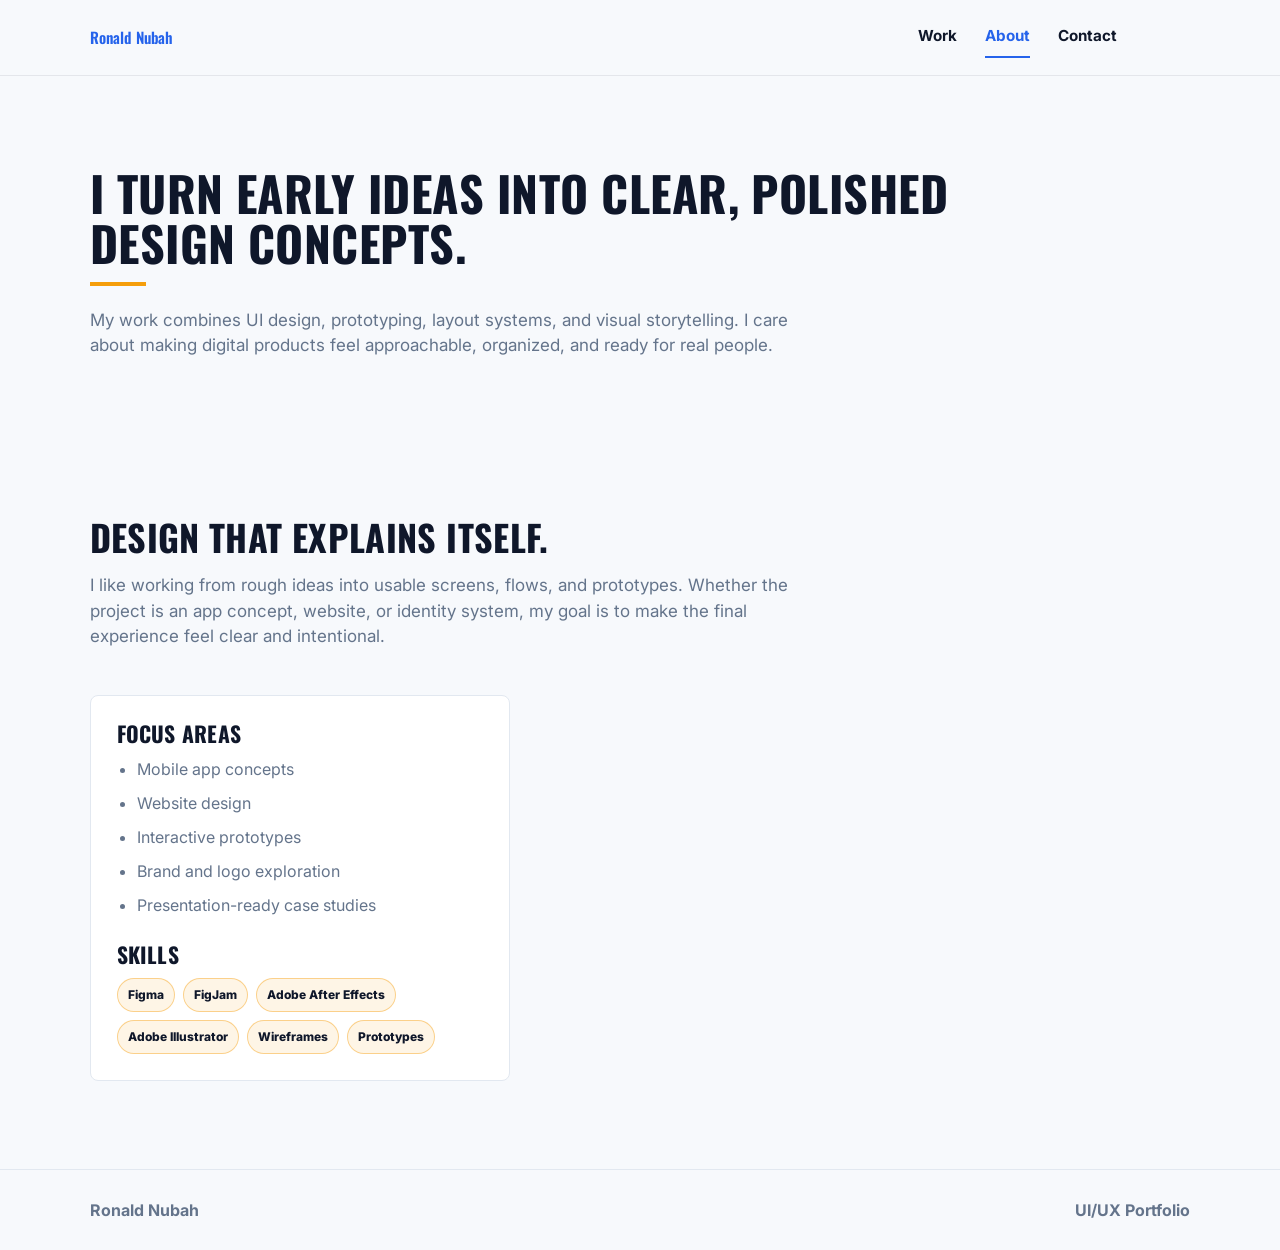
<file: about.html>
<!doctype html>
<html lang="en">
  <head>
    <meta charset="utf-8" />
    <meta name="viewport" content="width=device-width, initial-scale=1" />
    <meta
      name="description"
      content="Learn about Ronald Nubah's UI/UX design focus, tools, and creative approach."
    />
    <title>About | Ronald Nubah</title>
    <link rel="icon" href="favicon.svg" type="image/svg+xml" />
    <link rel="preconnect" href="https://fonts.googleapis.com" />
    <link rel="preconnect" href="https://fonts.gstatic.com" crossorigin />
    <link
      href="https://fonts.googleapis.com/css2?family=Inter:wght@400;500;600;700;800&family=Oswald:wght@500;600;700&display=swap"
      rel="stylesheet"
    />
    <link rel="stylesheet" href="styles.css?v=40" />
  </head>
  <body>
    <header class="site-header">
      <a class="brand" href="index.html" aria-label="Ronald Nubah home">Ronald Nubah</a>
      <button class="nav-toggle" type="button" aria-expanded="false" aria-controls="site-nav">
        <span></span>
        <span></span>
        <span></span>
      </button>
      <nav id="site-nav" class="site-nav" aria-label="Primary navigation">
        <a href="work.html">Work</a>
        <a aria-current="page" href="about.html">About</a>
        <a href="contact.html">Contact</a>
      </nav>
    </header>

    <main>
      <section class="page-hero" aria-labelledby="about-title">
        <h1 id="about-title">I turn early ideas into clear, polished design concepts.</h1>
        <p>
          My work combines UI design, prototyping, layout systems, and visual storytelling. I care
          about making digital products feel approachable, organized, and ready for real people.
        </p>
      </section>

      <section class="section about-section" aria-label="Design focus">
        <div class="about-copy">
          <h2>Design that explains itself.</h2>
          <p>
            I like working from rough ideas into usable screens, flows, and prototypes. Whether the
            project is an app concept, website, or identity system, my goal is to make the final
            experience feel clear and intentional.
          </p>
        </div>
        <div class="skills-panel" aria-label="Skills">
          <h3>Focus Areas</h3>
          <ul>
            <li>Mobile app concepts</li>
            <li>Website design</li>
            <li>Interactive prototypes</li>
            <li>Brand and logo exploration</li>
            <li>Presentation-ready case studies</li>
          </ul>
          <h3>Skills</h3>
          <div class="tool-list">
            <span>Figma</span>
            <span>FigJam</span>
            <span>Adobe After Effects</span>
            <span>Adobe Illustrator</span>
            <span>Wireframes</span>
            <span>Prototypes</span>
          </div>
        </div>
      </section>
    </main>

    <footer class="site-footer">
      <p>Ronald Nubah</p>
      <p>UI/UX Portfolio</p>
    </footer>

    <script src="script.js?v=26"></script>
  </body>
</html>
</file>
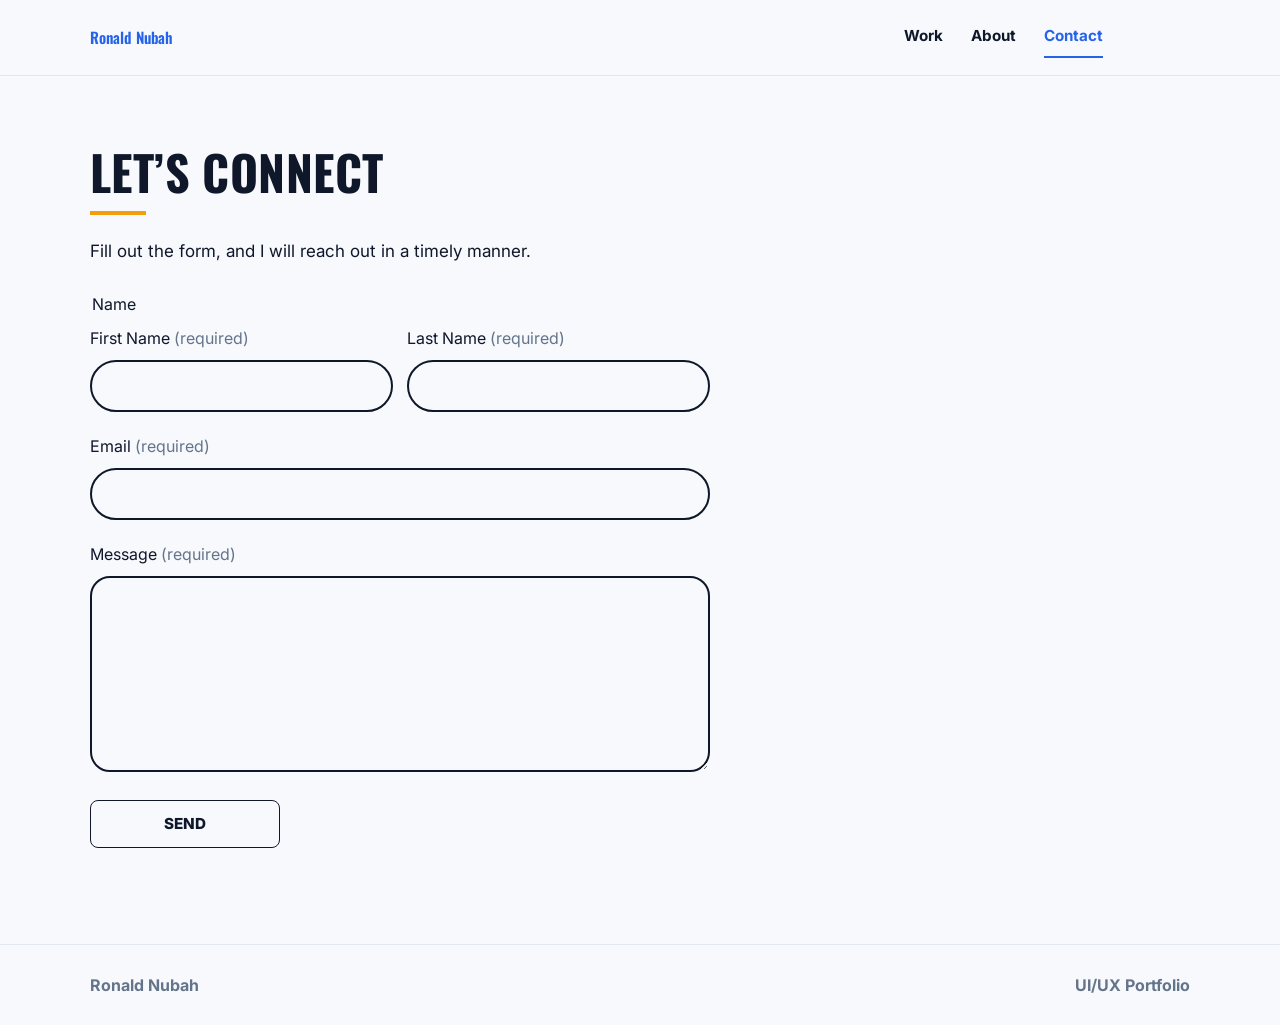
<file: contact.html>
<!doctype html>
<html lang="en">
  <head>
    <meta charset="utf-8" />
    <meta name="viewport" content="width=device-width, initial-scale=1" />
    <meta
      name="description"
      content="Contact Ronald Nubah for UI/UX portfolio feedback, design collaborations, and opportunities."
    />
    <title>Contact | Ronald Nubah</title>
    <link rel="icon" href="favicon.svg" type="image/svg+xml" />
    <link rel="preconnect" href="https://fonts.googleapis.com" />
    <link rel="preconnect" href="https://fonts.gstatic.com" crossorigin />
    <link
      href="https://fonts.googleapis.com/css2?family=Inter:wght@400;500;600;700;800&family=Oswald:wght@500;600;700&display=swap"
      rel="stylesheet"
    />
    <link rel="stylesheet" href="styles.css?v=40" />
  </head>
  <body>
    <header class="site-header">
      <a class="brand" href="index.html" aria-label="Ronald Nubah home">Ronald Nubah</a>
      <button class="nav-toggle" type="button" aria-expanded="false" aria-controls="site-nav">
        <span></span>
        <span></span>
        <span></span>
      </button>
      <nav id="site-nav" class="site-nav" aria-label="Primary navigation">
        <a href="work.html">Work</a>
        <a href="about.html">About</a>
        <a aria-current="page" href="contact.html">Contact</a>
      </nav>
    </header>

    <main>
      <section class="contact-form-section" aria-labelledby="contact-title">
        <div class="contact-form-copy">
          <h1 id="contact-title">Let’s connect</h1>
          <p class="contact-intro">Fill out the form, and I will reach out in a timely manner.</p>
        </div>

        <form class="contact-form" action="mailto:ronnubah@gmail.com" method="post" enctype="text/plain">
          <fieldset>
            <legend>Name</legend>
            <div class="name-grid">
              <label>
                <span>First Name <em>(required)</em></span>
                <input type="text" name="first-name" autocomplete="given-name" required />
              </label>
              <label>
                <span>Last Name <em>(required)</em></span>
                <input type="text" name="last-name" autocomplete="family-name" required />
              </label>
            </div>
          </fieldset>

          <label>
            <span>Email <em>(required)</em></span>
            <input type="email" name="email" autocomplete="email" required />
          </label>

          <label>
            <span>Message <em>(required)</em></span>
            <textarea name="message" rows="7" required></textarea>
          </label>

          <button class="form-submit" type="submit">Send</button>
        </form>
      </section>
    </main>

    <footer class="site-footer">
      <p>Ronald Nubah</p>
      <p>UI/UX Portfolio</p>
    </footer>

    <script src="script.js?v=26"></script>
  </body>
</html>
</file>
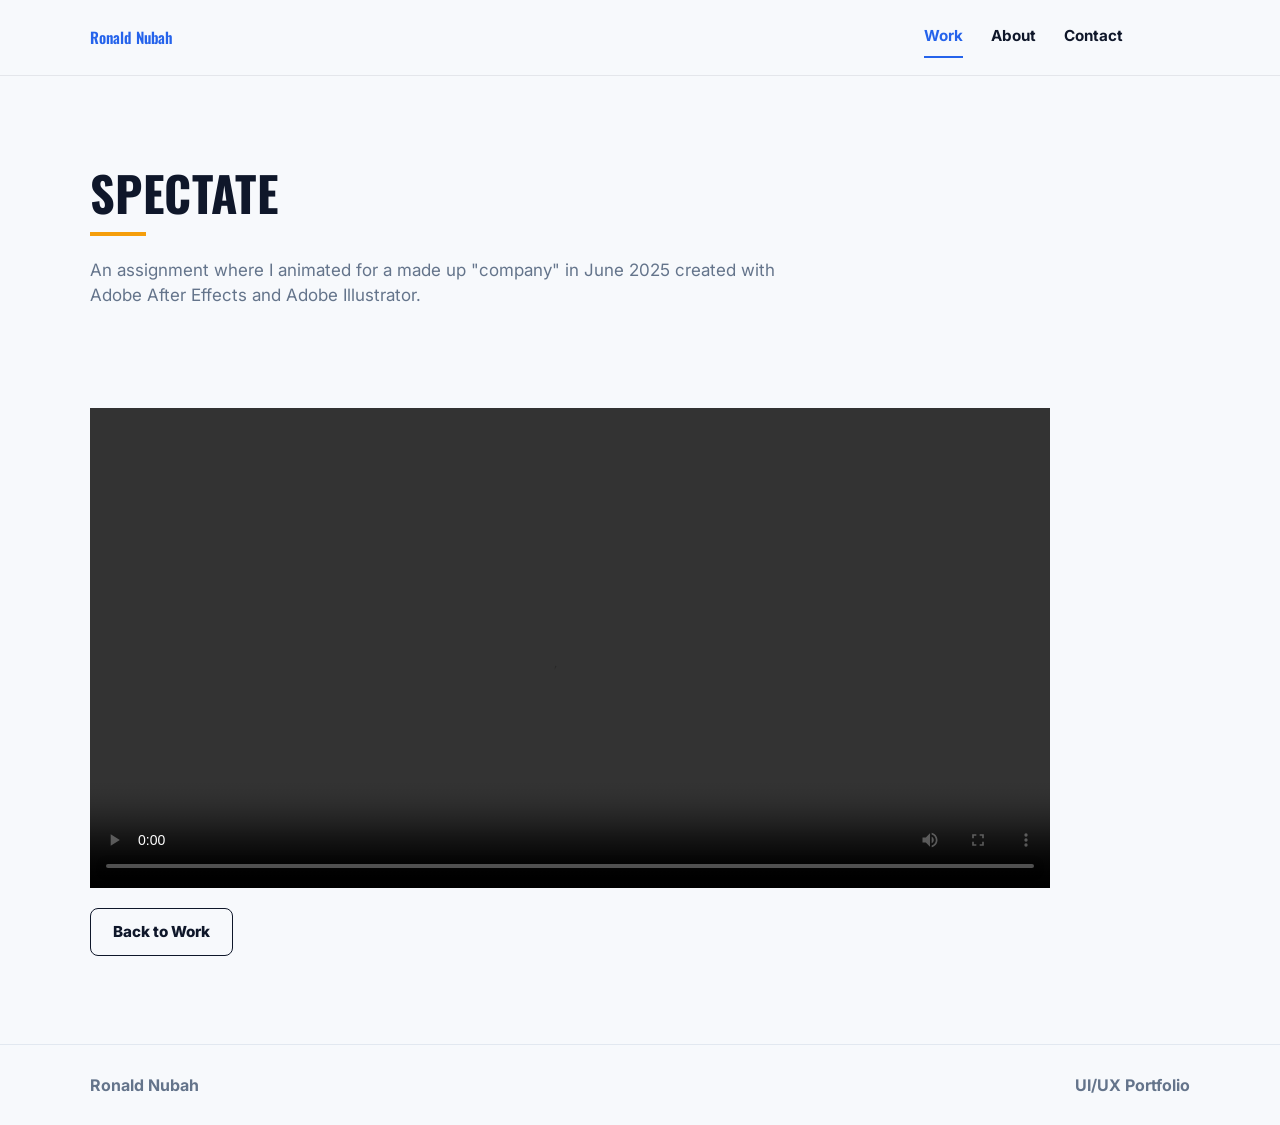
<file: spectate-animation.html>
<!doctype html>
<html lang="en">
  <head>
    <meta charset="utf-8" />
    <meta name="viewport" content="width=device-width, initial-scale=1" />
    <meta
      name="description"
      content="Spectate animation by Ronald Nubah."
    />
    <title>Spectate Animation | Ronald Nubah</title>
    <link rel="icon" href="favicon.svg" type="image/svg+xml" />
    <link rel="preconnect" href="https://fonts.googleapis.com" />
    <link rel="preconnect" href="https://fonts.gstatic.com" crossorigin />
    <link
      href="https://fonts.googleapis.com/css2?family=Inter:wght@400;500;600;700;800&family=Oswald:wght@500;600;700&display=swap"
      rel="stylesheet"
    />
    <link rel="stylesheet" href="styles.css?v=40" />
  </head>
  <body>
    <header class="site-header">
      <a class="brand" href="index.html" aria-label="Ronald Nubah home">Ronald Nubah</a>
      <button class="nav-toggle" type="button" aria-expanded="false" aria-controls="site-nav">
        <span></span>
        <span></span>
        <span></span>
      </button>
      <nav id="site-nav" class="site-nav" aria-label="Primary navigation">
        <a aria-current="page" href="work.html">Work</a>
        <a href="about.html">About</a>
        <a href="contact.html">Contact</a>
      </nav>
    </header>

    <main>
      <section class="page-hero animation-page-hero" aria-labelledby="animation-title">
        <h1 id="animation-title">Spectate</h1>
        <p>An assignment where I animated for a made up "company" in June 2025 created with Adobe After Effects and Adobe Illustrator.</p>
      </section>

      <section class="section animation-section" aria-label="Spectate animation video">
        <video class="animation-video" controls preload="metadata">
          <source src="assets/videos/spectate-animation.mp4" type="video/mp4" />
          Your browser does not support the video tag.
        </video>
        <div class="animation-actions">
          <a class="button secondary" href="work.html">Back to Work</a>
        </div>
      </section>
    </main>

    <footer class="site-footer">
      <p>Ronald Nubah</p>
      <p>UI/UX Portfolio</p>
    </footer>

    <script src="script.js?v=26"></script>
  </body>
</html>
</file>
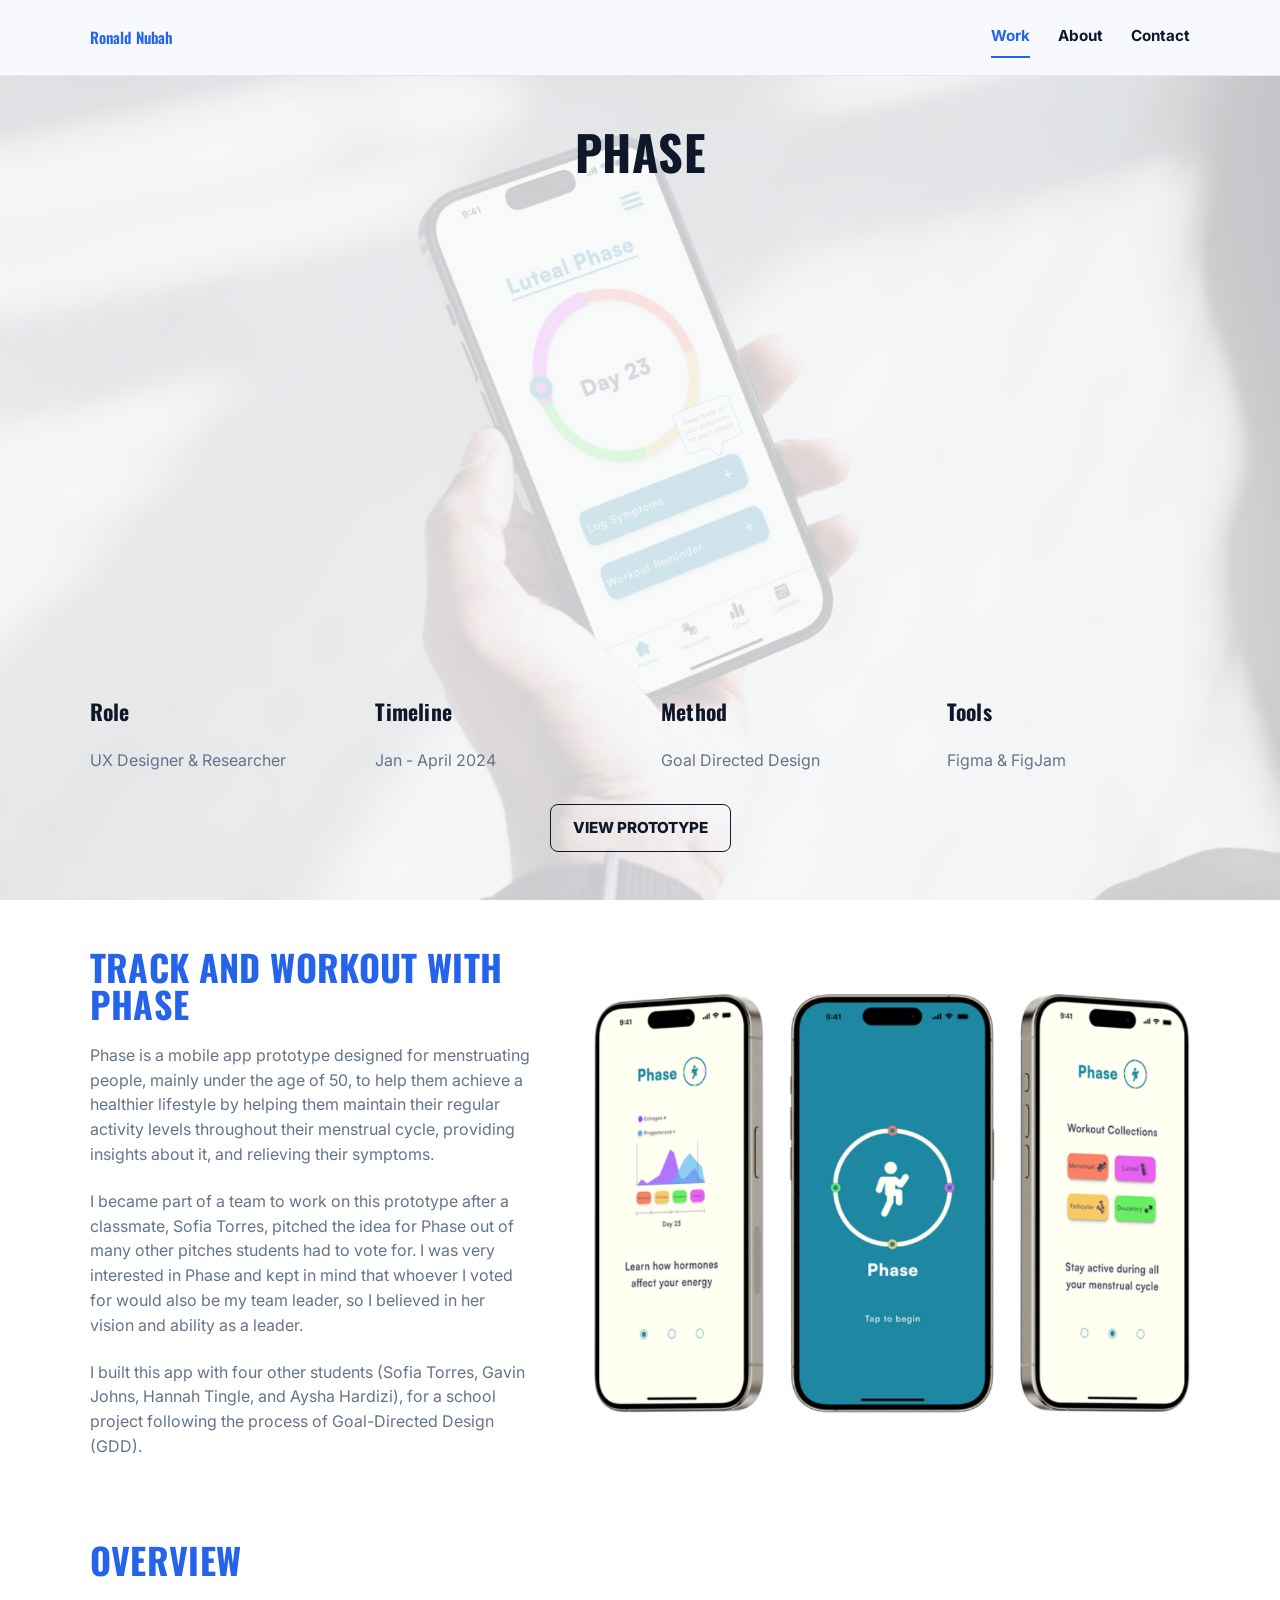
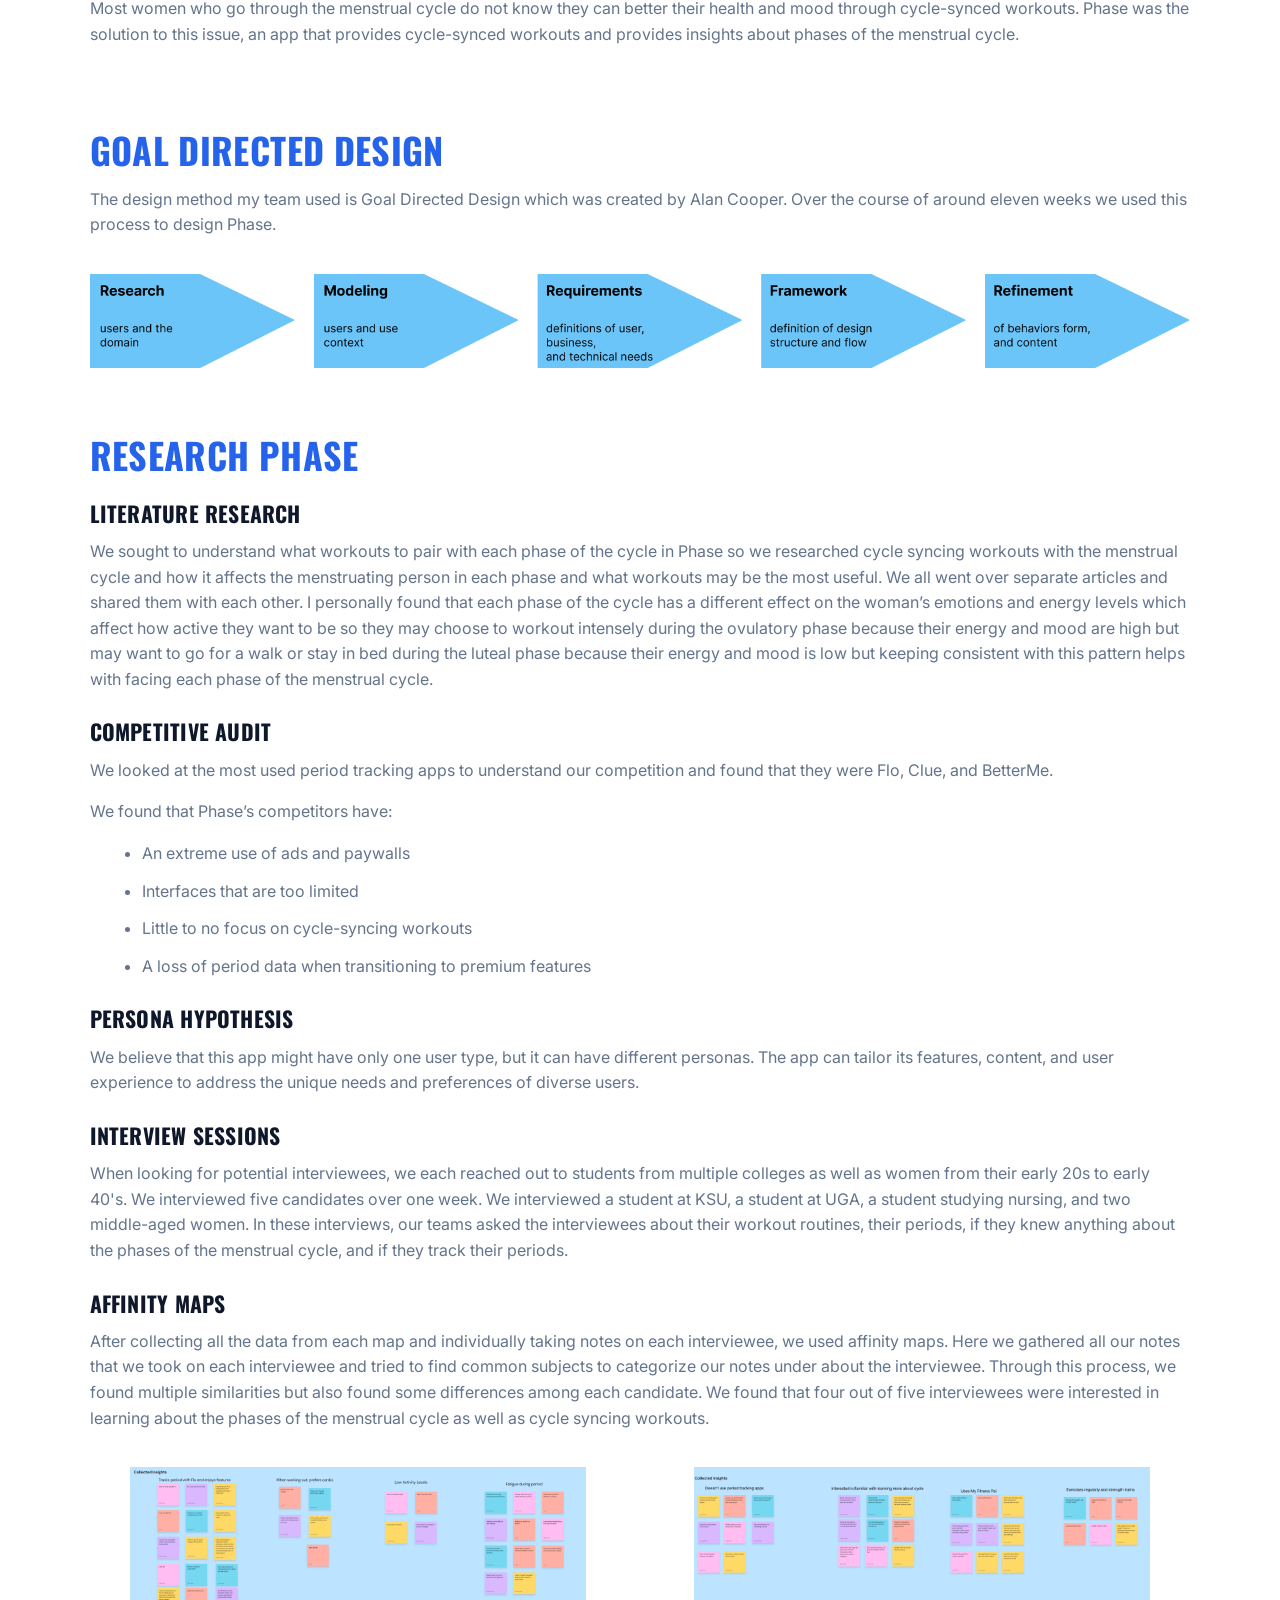
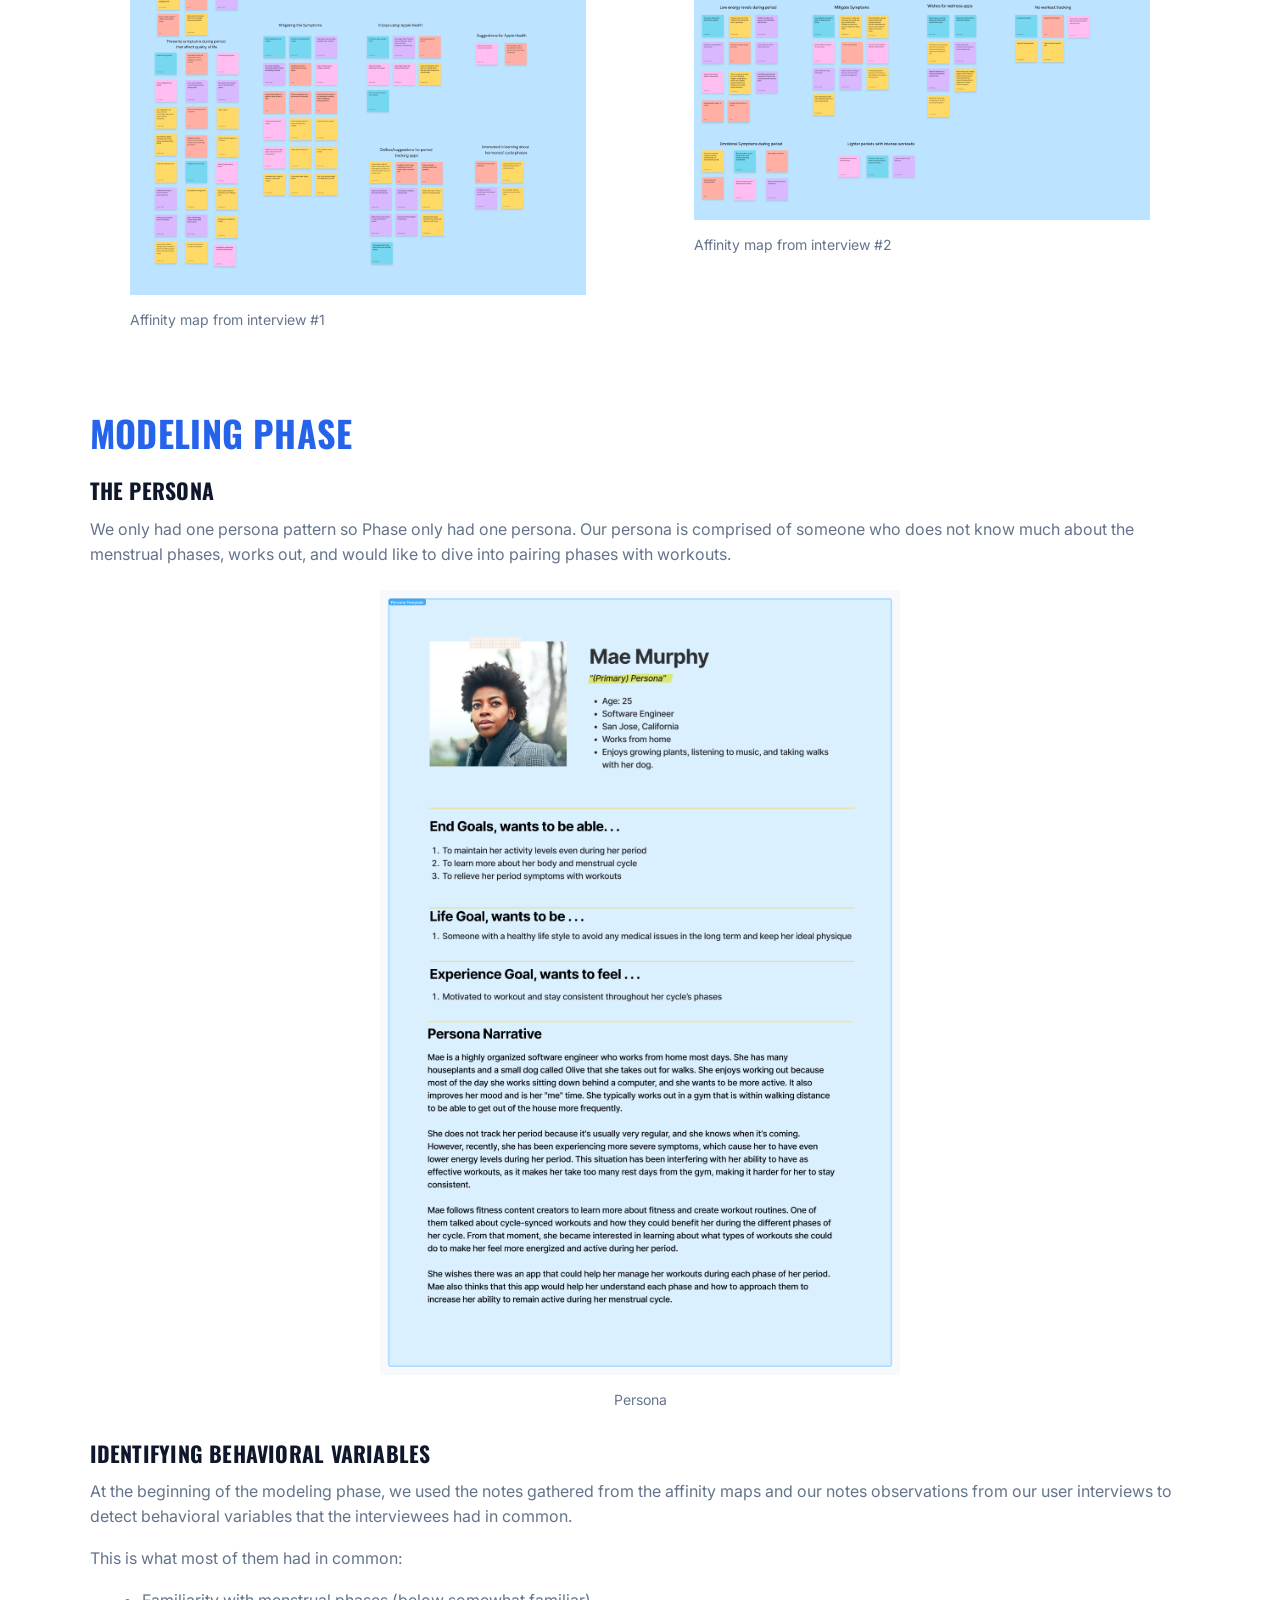
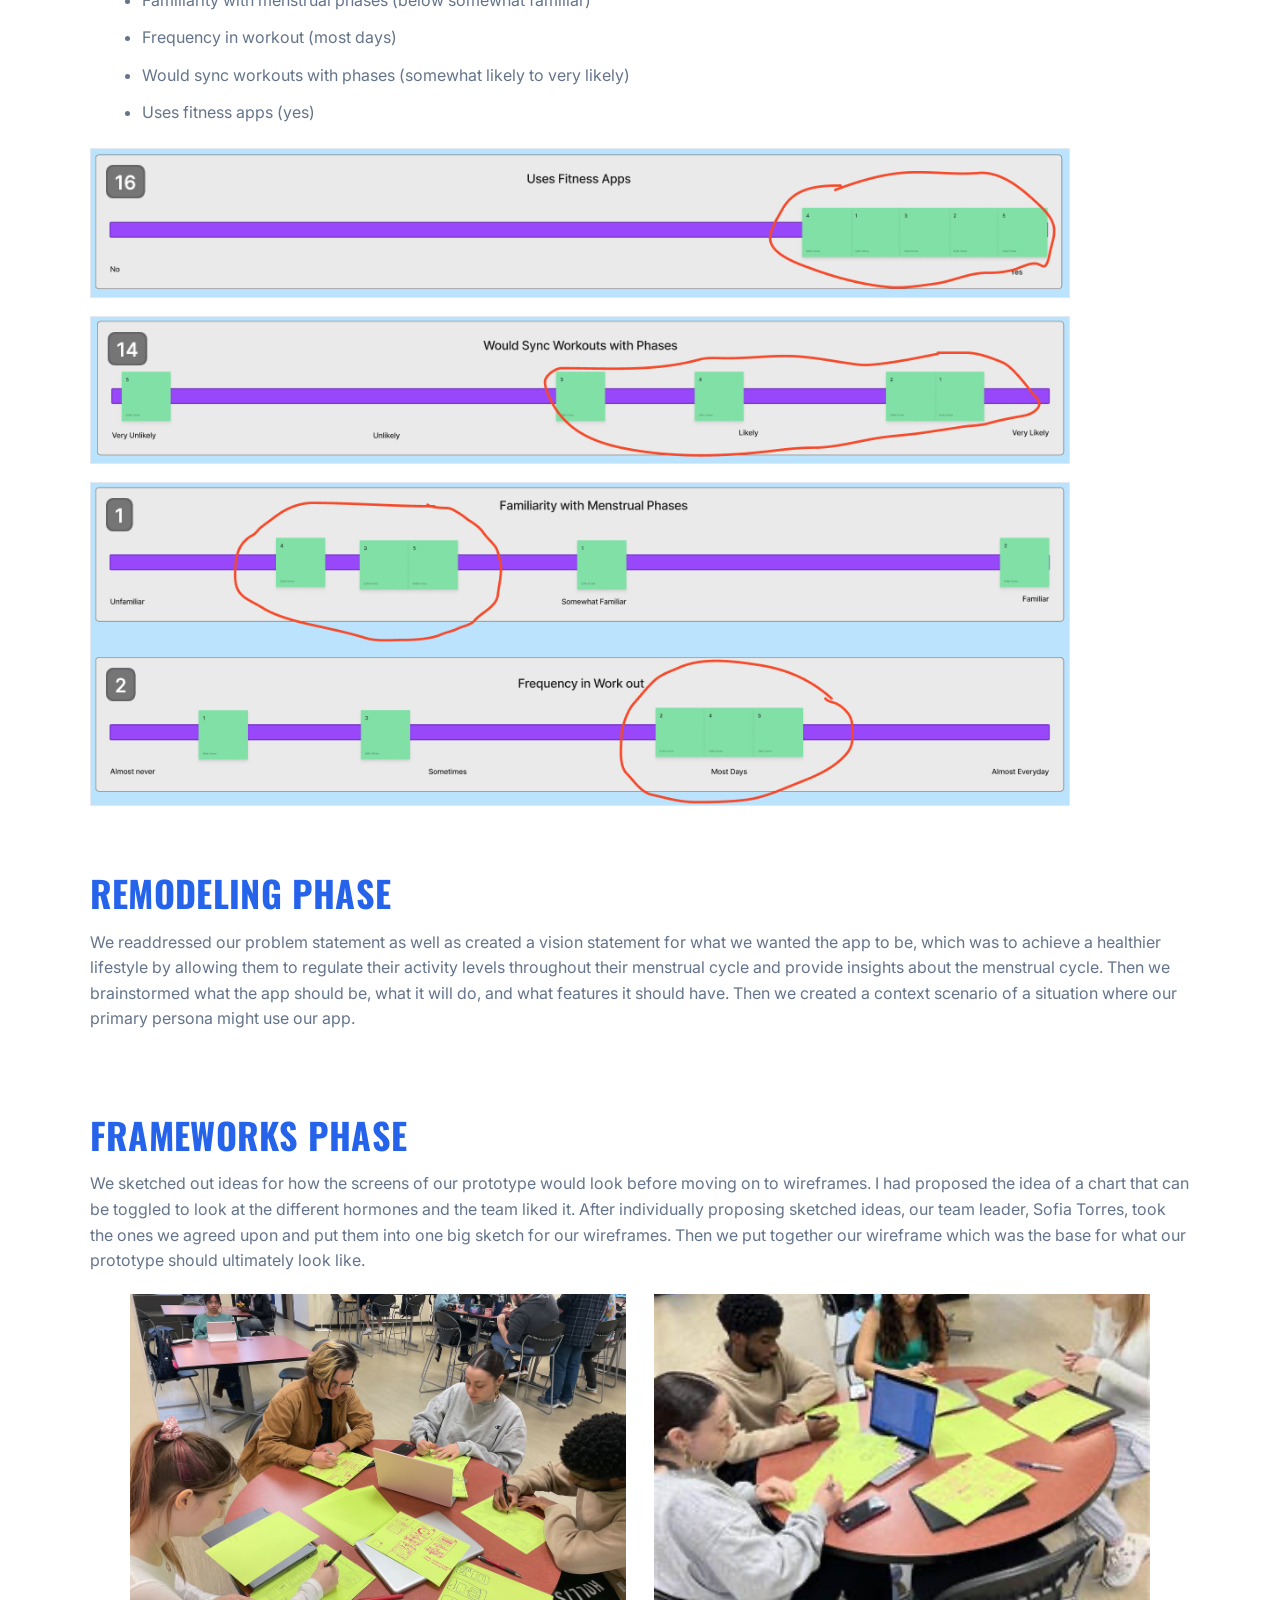
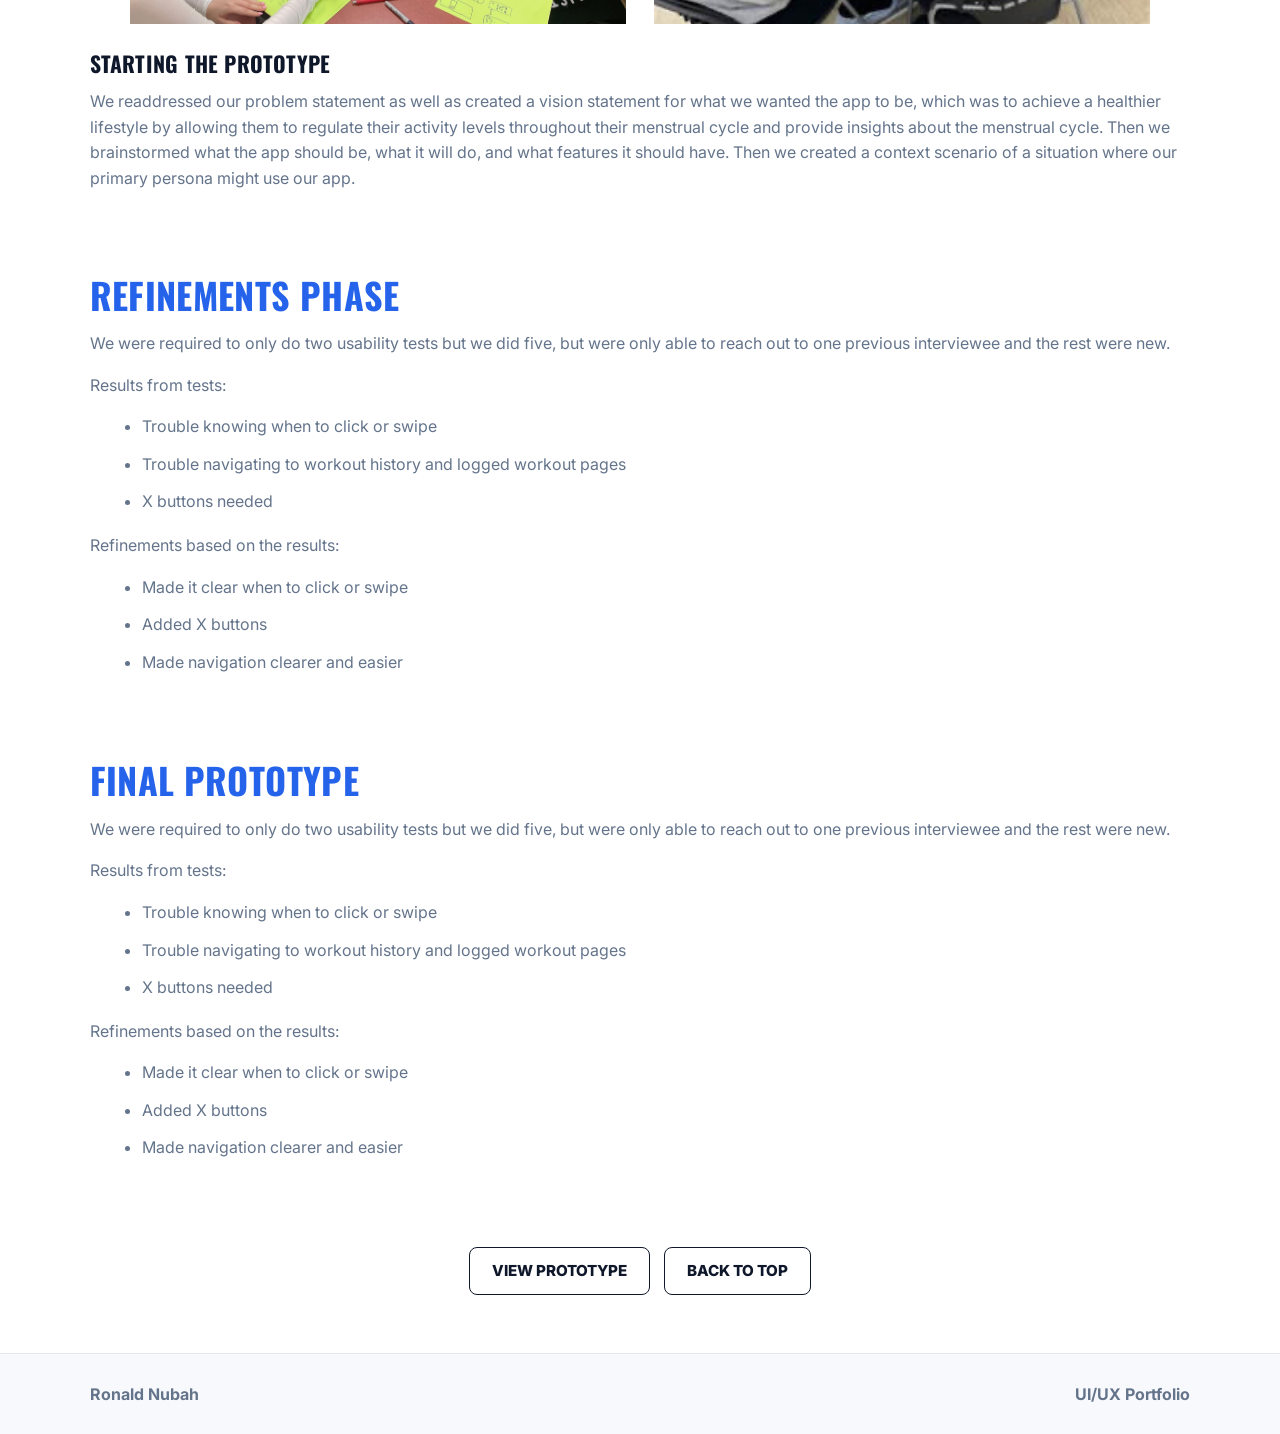
<file: portfolio/phase-process.html>
<!doctype html>
<html lang="en">
  <head>
    <meta charset="utf-8" />
    <meta name="viewport" content="width=device-width, initial-scale=1" />
    <meta
      name="description"
      content="Phase App process page by Ronald Nubah."
    />
    <title>Phase App Process | Ronald Nubah</title>
    <link rel="icon" href="favicon.svg" type="image/svg+xml" />
    <link rel="preconnect" href="https://fonts.googleapis.com" />
    <link rel="preconnect" href="https://fonts.gstatic.com" crossorigin />
    <link
      href="https://fonts.googleapis.com/css2?family=Inter:wght@400;500;600;700;800&family=Oswald:wght@500;600;700&display=swap"
      rel="stylesheet"
    />
    <link rel="stylesheet" href="styles.css?v=40" />
  </head>
  <body>
    <header class="site-header">
      <a class="brand" href="index.html" aria-label="Ronald Nubah home">Ronald Nubah</a>
      <button class="nav-toggle" type="button" aria-expanded="false" aria-controls="site-nav">
        <span></span>
        <span></span>
        <span></span>
      </button>
      <nav id="site-nav" class="site-nav" aria-label="Primary navigation">
        <a aria-current="page" href="work.html">Work</a>
        <a href="about.html">About</a>
        <a href="contact.html">Contact</a>
      </nav>
    </header>

    <main>
      <section id="top" class="phase-case-hero" aria-label="Phase App project overview">
        <div class="phase-hero-content">
          <h1>Phase</h1>
          <div class="phase-meta-grid" aria-label="Project details">
            <div>
              <h2>Role</h2>
              <p>UX Designer &amp; Researcher</p>
            </div>
            <div>
              <h2>Timeline</h2>
              <p>Jan - April 2024</p>
            </div>
            <div>
              <h2>Method</h2>
              <p>Goal Directed Design</p>
            </div>
            <div>
              <h2>Tools</h2>
              <p>Figma &amp; FigJam</p>
            </div>
          </div>
          <a
            class="phase-prototype-button"
            href="https://www.figma.com/proto/zyTcm3DY9pk2UqGmXU99bS/Phase?node-id=273-560&p=f&viewport=271%2C358%2C0.07&t=Uf9mZuEHVgksuU1s-1&scaling=scale-down&content-scaling=fixed&starting-point-node-id=273%3A560&show-proto-sidebar=1&page-id=0%3A1"
            target="_blank"
            rel="noreferrer"
          >
            View Prototype
          </a>
        </div>
      </section>

      <section class="phase-intro-section" aria-labelledby="phase-intro-title">
        <div class="phase-intro-copy">
          <h2 id="phase-intro-title">Track and workout with Phase</h2>
          <p>
            Phase is a mobile app prototype designed for menstruating people, mainly under the age
            of 50, to help them achieve a healthier lifestyle by helping them maintain their regular
            activity levels throughout their menstrual cycle, providing insights about it, and
            relieving their symptoms.
          </p>
          <p>
            I became part of a team to work on this prototype after a classmate, Sofia Torres,
            pitched the idea for Phase out of many other pitches students had to vote for. I was very
            interested in Phase and kept in mind that whoever I voted for would also be my team
            leader, so I believed in her vision and ability as a leader.
          </p>
          <p>
            I built this app with four other students (Sofia Torres, Gavin Johns, Hannah Tingle, and
            Aysha Hardizi), for a school project following the process of Goal-Directed Design
            (GDD).
          </p>
        </div>

        <img
          class="phase-mockup-image"
          src="assets/images/phase-mockups-3.png"
          alt="Three Phase app phone mockups"
        />
      </section>

      <section class="case-study-section" aria-labelledby="overview-title">
        <h2 id="overview-title">Overview</h2>
        <p>
          Most women who go through the menstrual cycle do not know they can better their health and
          mood through cycle-synced workouts. Phase was the solution to this issue, an app that
          provides cycle-synced workouts and provides insights about phases of the menstrual cycle.
        </p>
      </section>

      <section class="case-study-section" aria-labelledby="gdd-title">
        <h2 id="gdd-title">Goal Directed Design</h2>
        <p>
          The design method my team used is Goal Directed Design which was created by Alan Cooper.
          Over the course of around eleven weeks we used this process to design Phase.
        </p>
        <img
          class="gdd-image"
          src="assets/images/gdd.png"
          alt="Goal Directed Design phases: research, modeling, requirements, framework, and refinement"
        />
      </section>

      <section class="case-study-section" aria-labelledby="research-title">
        <h2 id="research-title">Research Phase</h2>
        <h3>Literature Research</h3>
        <p>
          We sought to understand what workouts to pair with each phase of the cycle in Phase so we
          researched cycle syncing workouts with the menstrual cycle and how it affects the
          menstruating person in each phase and what workouts may be the most useful. We all went
          over separate articles and shared them with each other. I personally found that each phase
          of the cycle has a different effect on the woman’s emotions and energy levels which affect
          how active they want to be so they may choose to workout intensely during the ovulatory
          phase because their energy and mood are high but may want to go for a walk or stay in bed
          during the luteal phase because their energy and mood is low but keeping consistent with
          this pattern helps with facing each phase of the menstrual cycle.
        </p>

        <h3>Competitive Audit</h3>
        <p>
          We looked at the most used period tracking apps to understand our competition and found
          that they were Flo, Clue, and BetterMe.
        </p>
        <p>We found that Phase’s competitors have:</p>
        <ul>
          <li>An extreme use of ads and paywalls</li>
          <li>Interfaces that are too limited</li>
          <li>Little to no focus on cycle-syncing workouts</li>
          <li>A loss of period data when transitioning to premium features</li>
        </ul>

        <h3>Persona Hypothesis</h3>
        <p>
          We believe that this app might have only one user type, but it can have different personas.
          The app can tailor its features, content, and user experience to address the unique needs
          and preferences of diverse users.
        </p>

        <h3>Interview Sessions</h3>
        <p>
          When looking for potential interviewees, we each reached out to students from multiple
          colleges as well as women from their early 20s to early 40's. We interviewed five
          candidates over one week. We interviewed a student at KSU, a student at UGA, a student
          studying nursing, and two middle-aged women. In these interviews, our teams asked the
          interviewees about their workout routines, their periods, if they knew anything about the
          phases of the menstrual cycle, and if they track their periods.
        </p>

        <h3>Affinity Maps</h3>
        <p>
          After collecting all the data from each map and individually taking notes on each
          interviewee, we used affinity maps. Here we gathered all our notes that we took on each
          interviewee and tried to find common subjects to categorize our notes under about the
          interviewee. Through this process, we found multiple similarities but also found some
          differences among each candidate. We found that four out of five interviewees were
          interested in learning about the phases of the menstrual cycle as well as cycle syncing
          workouts.
        </p>
        <div class="placeholder-gallery two-up">
          <figure>
            <img
              class="case-study-image"
              src="assets/images/phase-affinity-map-1.png"
              alt="Affinity map from interview #1"
            />
            <figcaption>Affinity map from interview #1</figcaption>
          </figure>
          <figure>
            <img
              class="case-study-image"
              src="assets/images/phase-affinity-map-2.png"
              alt="Affinity map from interview #2"
            />
            <figcaption>Affinity map from interview #2</figcaption>
          </figure>
        </div>
      </section>

      <section class="case-study-section" aria-labelledby="modeling-title">
        <h2 id="modeling-title">Modeling Phase</h2>
        <h3>The Persona</h3>
        <p>
          We only had one persona pattern so Phase only had one persona. Our persona is comprised of
          someone who does not know much about the menstrual phases, works out, and would like to
          dive into pairing phases with workouts.
        </p>
        <figure class="centered-placeholder-figure">
          <img
            class="persona-image"
            src="assets/images/phase-persona-mae-murphy.png"
            alt="Mae Murphy persona document"
          />
          <figcaption>Persona</figcaption>
        </figure>

        <h3>Identifying Behavioral Variables</h3>
        <p>
          At the beginning of the modeling phase, we used the notes gathered from the affinity maps
          and our notes observations from our user interviews to detect behavioral variables that the
          interviewees had in common.
        </p>
        <p>This is what most of them had in common:</p>
        <ul>
          <li>Familiarity with menstrual phases (below somewhat familiar)</li>
          <li>Frequency in workout (most days)</li>
          <li>Would sync workouts with phases (somewhat likely to very likely)</li>
          <li>Uses fitness apps (yes)</li>
        </ul>
        <div class="behavioral-image-stack" aria-label="Behavioral variable charts">
          <img
            src="assets/images/phase-uses-fitness-apps.png"
            alt="Uses Fitness Apps behavioral variable chart"
          />
          <img
            src="assets/images/phase-sync-workouts.png"
            alt="Would Sync Workouts with Phases behavioral variable chart"
          />
          <img
            src="assets/images/phase-familiarity-menstrual-phases.png"
            alt="Familiarity with Menstrual Phases and Frequency in Workout behavioral variable chart"
          />
        </div>
      </section>

      <section class="case-study-section" aria-labelledby="remodeling-title">
        <h2 id="remodeling-title">Remodeling Phase</h2>
        <p>
          We readdressed our problem statement as well as created a vision statement for what we
          wanted the app to be, which was to achieve a healthier lifestyle by allowing them to
          regulate their activity levels throughout their menstrual cycle and provide insights about
          the menstrual cycle. Then we brainstormed what the app should be, what it will do, and what
          features it should have. Then we created a context scenario of a situation where our
          primary persona might use our app.
        </p>
      </section>

      <section class="case-study-section" aria-labelledby="frameworks-title">
        <h2 id="frameworks-title">Frameworks Phase</h2>
        <p>
          We sketched out ideas for how the screens of our prototype would look before moving on to
          wireframes. I had proposed the idea of a chart that can be toggled to look at the different
          hormones and the team liked it. After individually proposing sketched ideas, our team
          leader, Sofia Torres, took the ones we agreed upon and put them into one big sketch for our
          wireframes. Then we put together our wireframe which was the base for what our prototype
          should ultimately look like.
        </p>
        <div class="placeholder-gallery two-up compact-gallery">
          <img
            class="case-study-image framework-image"
            src="assets/images/phase-framework-1.png"
            alt="Team sketching Phase wireframes"
          />
          <img
            class="case-study-image framework-image"
            src="assets/images/phase-framework-2.png"
            alt="Team discussing Phase wireframes"
          />
        </div>

        <h3>Starting the Prototype</h3>
        <p>
          We readdressed our problem statement as well as created a vision statement for what we
          wanted the app to be, which was to achieve a healthier lifestyle by allowing them to
          regulate their activity levels throughout their menstrual cycle and provide insights about
          the menstrual cycle. Then we brainstormed what the app should be, what it will do, and what
          features it should have. Then we created a context scenario of a situation where our
          primary persona might use our app.
        </p>
      </section>

      <section class="case-study-section" aria-labelledby="refinements-title">
        <h2 id="refinements-title">Refinements Phase</h2>
        <p>
          We were required to only do two usability tests but we did five, but were only able to
          reach out to one previous interviewee and the rest were new.
        </p>
        <p>Results from tests:</p>
        <ul>
          <li>Trouble knowing when to click or swipe</li>
          <li>Trouble navigating to workout history and logged workout pages</li>
          <li>X buttons needed</li>
        </ul>
        <p>Refinements based on the results:</p>
        <ul>
          <li>Made it clear when to click or swipe</li>
          <li>Added X buttons</li>
          <li>Made navigation clearer and easier</li>
        </ul>
      </section>

      <section class="case-study-section" aria-labelledby="final-prototype-title">
        <h2 id="final-prototype-title">Final Prototype</h2>
        <p>
          We were required to only do two usability tests but we did five, but were only able to
          reach out to one previous interviewee and the rest were new.
        </p>
        <p>Results from tests:</p>
        <ul>
          <li>Trouble knowing when to click or swipe</li>
          <li>Trouble navigating to workout history and logged workout pages</li>
          <li>X buttons needed</li>
        </ul>
        <p>Refinements based on the results:</p>
        <ul>
          <li>Made it clear when to click or swipe</li>
          <li>Added X buttons</li>
          <li>Made navigation clearer and easier</li>
        </ul>
      </section>

      <section class="phase-page-actions" aria-label="Phase page actions">
        <a
          class="phase-prototype-button"
          href="https://www.figma.com/proto/zyTcm3DY9pk2UqGmXU99bS/Phase?node-id=273-560&p=f&viewport=271%2C358%2C0.07&t=Uf9mZuEHVgksuU1s-1&scaling=scale-down&content-scaling=fixed&starting-point-node-id=273%3A560&show-proto-sidebar=1&page-id=0%3A1"
          target="_blank"
          rel="noreferrer"
        >
          View Prototype
        </a>
        <a class="phase-prototype-button phase-top-button" href="#top">Back to Top</a>
      </section>
    </main>

    <footer class="site-footer">
      <p>Ronald Nubah</p>
      <p>UI/UX Portfolio</p>
    </footer>

    <script src="script.js?v=26"></script>
  </body>
</html>
</file>
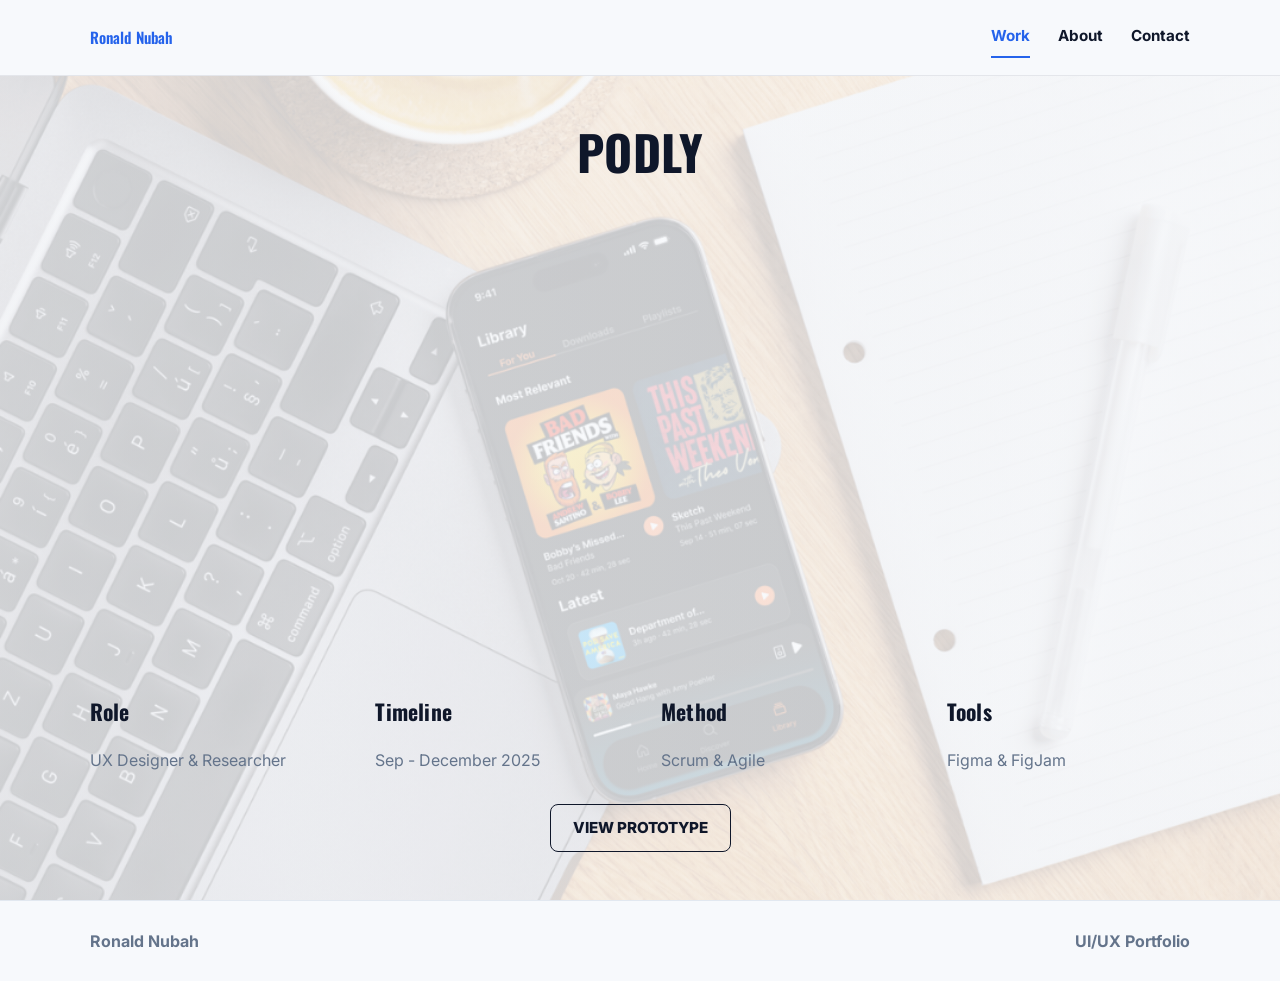
<file: portfolio/podly-process.html>
<!doctype html>
<html lang="en">
  <head>
    <meta charset="utf-8" />
    <meta name="viewport" content="width=device-width, initial-scale=1" />
    <meta
      name="description"
      content="Podly process page by Ronald Nubah."
    />
    <title>Podly Process | Ronald Nubah</title>
    <link rel="icon" href="favicon.svg" type="image/svg+xml" />
    <link rel="preconnect" href="https://fonts.googleapis.com" />
    <link rel="preconnect" href="https://fonts.gstatic.com" crossorigin />
    <link
      href="https://fonts.googleapis.com/css2?family=Inter:wght@400;500;600;700;800&family=Oswald:wght@500;600;700&display=swap"
      rel="stylesheet"
    />
    <link rel="stylesheet" href="styles.css?v=40" />
  </head>
  <body>
    <header class="site-header">
      <a class="brand" href="index.html" aria-label="Ronald Nubah home">Ronald Nubah</a>
      <button class="nav-toggle" type="button" aria-expanded="false" aria-controls="site-nav">
        <span></span>
        <span></span>
        <span></span>
      </button>
      <nav id="site-nav" class="site-nav" aria-label="Primary navigation">
        <a aria-current="page" href="work.html">Work</a>
        <a href="about.html">About</a>
        <a href="contact.html">Contact</a>
      </nav>
    </header>

    <main>
      <section id="top" class="phase-case-hero podly-case-hero" aria-label="Podly project overview">
        <div class="phase-hero-content">
          <h1>Podly</h1>
          <div class="phase-meta-grid" aria-label="Project details">
            <div>
              <h2>Role</h2>
              <p>UX Designer &amp; Researcher</p>
            </div>
            <div>
              <h2>Timeline</h2>
              <p>Sep - December 2025</p>
            </div>
            <div>
              <h2>Method</h2>
              <p>Scrum &amp; Agile</p>
            </div>
            <div>
              <h2>Tools</h2>
              <p>Figma &amp; FigJam</p>
            </div>
          </div>
          <a
            class="phase-prototype-button"
            href="https://www.figma.com/proto/5urj0Zn0OshkcnxefVQzrv/Team-Ramsey-Designs?node-id=1085-7747&p=f&t=uEj2moeDoUosxOxX-1&scaling=scale-down&content-scaling=fixed&page-id=1%3A3&starting-point-node-id=1085%3A7716"
            target="_blank"
            rel="noreferrer"
          >
            View Prototype
          </a>
        </div>
      </section>
    </main>

    <footer class="site-footer">
      <p>Ronald Nubah</p>
      <p>UI/UX Portfolio</p>
    </footer>

    <script src="script.js?v=26"></script>
  </body>
</html>
</file>
<file: styles.css>
:root {
  --ink: #0F172A;
  --muted: #64748B;
  --paper: #F7F9FC;
  --white: #FFFFFF;
  --line: #E2E8F0;
  --primary: #2563EB;
  --teal: #2563EB;
  --accent: #F59E0B;
  --coral: #F59E0B;
  --navy: #0F172A;
  --gold: #F59E0B;
  --hover: #DBEAFE;
  --radius: 8px;
  --shadow: 0 24px 60px rgba(15, 23, 42, 0.10);
  --font-body: Inter, Arial, sans-serif;
  --font-heading: Oswald, Impact, sans-serif;
  --text-h1: 3rem;
  --text-h2: 2.25rem;
  --text-h3: 1.35rem;
  --text-body: 1rem;
  --text-lead: 1.0625rem;
  --text-caption: 0.875rem;
  --text-nav: 0.95rem;
  --text-card-title: 1.125rem;
  --text-card-body: 0.95rem;
  --text-tag: 0.75rem;
  --text-button: 0.95rem;
}

* {
  box-sizing: border-box;
}

html {
  scroll-behavior: smooth;
}

body {
  margin: 0;
  color: var(--ink);
  background: var(--paper);
  font-family: var(--font-body);
  font-size: var(--text-body);
  line-height: 1.5;
}

a {
  color: inherit;
  text-decoration: none;
}

.site-header {
  position: sticky;
  top: 0;
  z-index: 20;
  display: flex;
  align-items: center;
  justify-content: space-between;
  min-height: 76px;
  padding: 0 7vw;
  border-bottom: 1px solid rgba(15, 23, 42, 0.08);
  background: rgba(247, 249, 252, 0.92);
  backdrop-filter: blur(16px);
}

h1,
h2,
h3 {
  font-family: var(--font-heading);
  font-weight: 700;
  letter-spacing: 0.01em;
  text-transform: uppercase;
}

.brand {
  font-family: var(--font-heading);
  font-size: var(--text-nav);
  font-weight: 600;
  letter-spacing: 0.01em;
  color: var(--primary);
}

.site-nav {
  display: flex;
  gap: 28px;
  color: var(--ink);
  font-size: var(--text-nav);
  font-weight: 700;
}

.site-nav a {
  border-bottom: 2px solid transparent;
  padding: 8px 0;
}

.site-nav a:hover,
.site-nav a:focus-visible,
.site-nav a[aria-current="page"] {
  border-color: var(--primary);
  color: var(--primary);
}

.nav-toggle {
  display: none;
  width: 42px;
  height: 42px;
  border: 1px solid var(--line);
  border-radius: var(--radius);
  background: var(--white);
  cursor: pointer;
}

.nav-toggle span {
  display: block;
  width: 18px;
  height: 2px;
  margin: 4px auto;
  background: var(--ink);
}

.hero {
  display: grid;
  grid-template-columns: minmax(0, 1fr);
  align-items: center;
  min-height: calc(100vh - 76px);
  padding: 64px 7vw 72px;
}

.hero-copy {
  min-width: 0;
  max-width: 780px;
}

.eyebrow {
  margin: 0 0 14px;
  color: var(--accent);
  font-size: var(--text-caption);
  font-weight: 800;
  letter-spacing: 0;
  text-transform: uppercase;
}

h1,
h2,
h3,
p {
  margin-top: 0;
}

h1,
h2,
h3 {
  text-align: left;
}

h1 {
  margin-bottom: 22px;
  max-width: 900px;
  font-size: var(--text-h1);
  line-height: 1.04;
}

h2 {
  margin-bottom: 18px;
  font-size: var(--text-h2);
  line-height: 1.04;
}

.section-heading h2::after,
.page-hero h1::after,
.contact-form-section h1::after {
  content: "";
  display: block;
  width: 56px;
  height: 4px;
  margin-top: 14px;
  background: var(--accent);
}

.phase-hero-content h1::after {
  display: none;
}

h3 {
  margin-bottom: 12px;
  font-size: var(--text-h3);
  line-height: 1.08;
}

.hero-text,
.section-heading p,
.about-copy p,
.contact-section p {
  color: var(--muted);
  font-size: var(--text-lead);
}

.hero-text {
  max-width: 620px;
}

.hero-actions,
.contact-actions {
  display: flex;
  flex-wrap: wrap;
  gap: 12px;
  margin-top: 32px;
}

.button {
  display: inline-flex;
  align-items: center;
  justify-content: center;
  min-height: 48px;
  border: 1px solid var(--ink);
  border-radius: var(--radius);
  padding: 0 22px;
  font-size: var(--text-button);
  font-weight: 800;
}

.button,
.project-link,
.phase-prototype-button,
.form-submit {
  cursor: pointer;
  transition:
    transform 160ms ease,
    background-color 160ms ease,
    border-color 160ms ease,
    color 160ms ease,
    box-shadow 160ms ease;
}

.button,
.button.primary,
.button.secondary,
.phase-prototype-button,
.form-submit {
  color: var(--ink);
  background: transparent;
  border: 1px solid var(--ink);
  border-radius: var(--radius);
}

.button:hover,
.button:focus-visible,
.project-link:hover,
.project-link:focus-visible,
.phase-prototype-button:hover,
.phase-prototype-button:focus-visible,
.form-submit:hover,
.form-submit:focus-visible {
  transform: translateY(-1px);
  box-shadow: 0 10px 24px rgba(15, 23, 42, 0.12);
}

.button:active,
.project-link:active,
.phase-prototype-button:active,
.form-submit:active {
  transform: translateY(1px);
  box-shadow: 0 4px 12px rgba(15, 23, 42, 0.10);
  color: var(--white);
  border-color: var(--primary);
  background: var(--primary);
}

.button.primary:hover,
.button.primary:focus-visible,
.button.secondary:hover,
.button.secondary:focus-visible,
.project-link:hover,
.project-link:focus-visible,
.phase-prototype-button:hover,
.phase-prototype-button:focus-visible,
.phase-top-button:hover,
.phase-top-button:focus-visible,
.form-submit:hover,
.form-submit:focus-visible {
  color: var(--ink);
  border-color: var(--primary);
  background: var(--hover);
}

.hero-visual {
  min-width: 0;
  justify-self: start;
  width: 100%;
}

.headshot-frame {
  overflow: hidden;
  width: min(100%, 420px);
  margin-left: auto;
  border: 1px solid var(--line);
  border-radius: var(--radius);
  padding: 14px;
  background: var(--white);
  box-shadow: var(--shadow);
}

.headshot-frame img {
  display: block;
  width: 100%;
  aspect-ratio: 4 / 5;
  border-radius: var(--radius);
  object-fit: cover;
}

.headshot-placeholder {
  display: grid;
  aspect-ratio: 4 / 5;
  place-items: center;
  border: 1px dashed var(--line);
  border-radius: var(--radius);
  background:
    linear-gradient(135deg, rgba(37, 99, 235, 0.12), rgba(245, 158, 11, 0.12)),
    var(--white);
  color: var(--muted);
  font-weight: 800;
}

.section {
  padding: 88px 7vw;
}

.page-hero {
  padding: 92px 7vw 54px;
}

.page-hero h1 {
  max-width: 980px;
}

.page-hero p:not(.eyebrow) {
  max-width: 720px;
  color: var(--muted);
  font-size: var(--text-lead);
}

.work-page-hero {
  padding-bottom: 24px;
}

.work-page-projects {
  padding-top: 20px;
}

.section-actions {
  margin-top: 28px;
}

.section-heading {
  max-width: 720px;
  margin-bottom: 34px;
}

.section-heading p {
  margin-bottom: 0;
}

.project-grid {
  display: grid;
  grid-template-columns: repeat(3, minmax(0, 1fr));
  gap: 18px;
}

.project-card {
  overflow: hidden;
  border: 1px solid var(--line);
  border-radius: var(--radius);
  background: var(--white);
}

.project-cover {
  position: relative;
  display: grid;
  overflow: hidden;
  aspect-ratio: 16 / 10;
  place-items: center;
  color: var(--white);
  border-bottom: 1px solid var(--line);
}

.project-cover::after {
  content: "";
  position: absolute;
  inset: 18px;
  border: 1px solid rgba(255, 255, 255, 0.55);
  border-radius: var(--radius);
}

.project-cover.has-image::after {
  display: none;
}

.project-image {
  display: block;
  width: 100%;
  height: 100%;
  object-fit: cover;
}

.project-image-contain {
  object-fit: contain;
  padding: 10px;
  background: var(--hover);
}

.project-monogram {
  position: relative;
  z-index: 1;
  font-size: var(--text-h1);
  font-weight: 900;
  text-transform: uppercase;
}

.project-content {
  padding: 22px;
}

.project-content h3 {
  margin-bottom: 8px;
  font-size: var(--text-card-title);
}

.project-content p {
  color: var(--muted);
  font-size: var(--text-card-body);
}

.tag-list {
  display: flex;
  flex-wrap: wrap;
  gap: 8px;
  margin-top: 18px;
}

.tag-list span,
.tool-list span {
  border: 1px solid rgba(245, 158, 11, 0.42);
  border-radius: 999px;
  padding: 7px 10px;
  color: var(--ink);
  background: rgba(245, 158, 11, 0.10);
  font-size: var(--text-tag);
  font-weight: 800;
}

.project-actions {
  display: flex;
  flex-wrap: wrap;
  gap: 10px;
  align-items: center;
  margin-top: 22px;
}

.project-link {
  display: inline-flex;
  align-items: center;
  min-height: 38px;
  border: 1px solid var(--ink);
  border-radius: var(--radius);
  padding: 0 12px;
  color: var(--ink);
  background: transparent;
  font-size: var(--text-button);
  font-weight: 900;
}

.project-link-secondary {
  border-color: var(--ink);
  color: var(--ink);
}

.about-section {
  display: grid;
  grid-template-columns: 1fr;
  gap: 28px;
  align-items: start;
  background: var(--paper);
}

.about-copy {
  max-width: 720px;
}

.skills-panel {
  justify-self: start;
  width: min(100%, 420px);
  border: 1px solid var(--line);
  border-radius: var(--radius);
  padding: 26px;
  background: var(--white);
}

.skills-panel ul {
  display: grid;
  gap: 10px;
  margin: 0 0 26px;
  padding-left: 20px;
  color: var(--muted);
}

.tool-list {
  display: flex;
  flex-wrap: wrap;
  gap: 8px;
}

.contact-section {
  max-width: 980px;
}

.contact-section h2 {
  max-width: 860px;
}

.contact-section p {
  max-width: 680px;
}

.contact-form-section {
  padding: 72px 7vw 96px;
  background: var(--paper);
}

.phase-case-hero {
  position: relative;
  display: grid;
  min-height: calc(100vh - 76px);
  align-items: stretch;
  overflow: hidden;
  background:
    linear-gradient(rgba(247, 249, 252, 0.72), rgba(247, 249, 252, 0.72)),
    url("assets/images/phase-hero-bg.png") center / cover no-repeat;
}

.podly-case-hero {
  background:
    linear-gradient(rgba(247, 249, 252, 0.70), rgba(247, 249, 252, 0.70)),
    url("assets/images/podly-hero-mockup.png") center / cover no-repeat;
}

.uscis-case-hero {
  background:
    linear-gradient(rgba(247, 249, 252, 0.74), rgba(247, 249, 252, 0.74)),
    url("assets/images/uscis-hero-mockup.png") center / cover no-repeat;
}

.phase-case-hero::before {
  content: "";
  position: absolute;
  inset: 0;
  background: linear-gradient(90deg, rgba(247, 249, 252, 0.42), rgba(247, 249, 252, 0.26));
}

.phase-hero-content {
  position: relative;
  z-index: 1;
  display: grid;
  min-height: calc(100vh - 76px);
  grid-template-rows: auto 1fr auto;
  gap: 32px;
  padding: 52px 7vw 48px;
}

.phase-hero-content h1 {
  justify-self: center;
  margin: 0;
  font-size: var(--text-h1);
  line-height: 1;
}

.phase-meta-grid {
  display: grid;
  grid-template-columns: repeat(4, minmax(0, 1fr));
  gap: 42px;
  align-self: end;
}

.phase-meta-grid h2 {
  margin-bottom: 24px;
  font-family: var(--font-heading);
  font-size: var(--text-h3);
  line-height: 1.1;
  text-transform: none;
}

.phase-meta-grid p {
  margin: 0;
  color: var(--muted);
  font-size: var(--text-body);
}

.phase-prototype-button {
  display: inline-flex;
  align-items: center;
  justify-content: center;
  justify-self: center;
  min-height: 48px;
  padding: 0 22px;
  font-size: var(--text-button);
  font-weight: 800;
  text-transform: uppercase;
}

.phase-page-actions {
  display: flex;
  flex-wrap: wrap;
  gap: 14px;
  justify-content: center;
  padding: 34px 7vw 58px;
  background: var(--white);
}

.phase-top-button {
  border: 1px solid var(--ink);
  color: var(--ink);
  background: transparent;
}

.phase-intro-section {
  display: grid;
  grid-template-columns: minmax(0, 0.85fr) minmax(0, 1.15fr);
  gap: 64px;
  align-items: center;
  padding: 48px 7vw;
  background: var(--white);
}

.phase-intro-copy h2 {
  max-width: 720px;
  margin-bottom: 20px;
  color: var(--primary);
  font-size: var(--text-h2);
  line-height: 1.04;
  overflow-wrap: anywhere;
}

.phase-intro-copy p {
  max-width: 610px;
  margin-bottom: 22px;
  color: var(--muted);
  font-size: var(--text-body);
  line-height: 1.55;
}

.phase-intro-copy p:last-child {
  margin-bottom: 0;
}

.phase-mockup-image {
  display: block;
  width: min(100%, 780px);
  height: auto;
  justify-self: center;
}

.phase-phone-placeholders {
  --phone-height: clamp(360px, 29vw, 560px);
  display: grid;
  grid-template-columns: repeat(3, minmax(0, calc(var(--phone-height) * 0.5)));
  gap: 14px;
  align-items: center;
  justify-content: center;
  min-width: 0;
}

.phone-placeholder {
  display: grid;
  width: 100%;
  height: var(--phone-height);
  place-items: center;
  border: 2px dashed var(--line);
  border-radius: 36px;
  background: var(--paper);
  color: var(--muted);
  font-weight: 800;
}

.phone-placeholder.has-phone-image {
  border: 0;
  background: transparent;
}

.phone-placeholder img {
  display: block;
  width: auto;
  height: 100%;
  max-width: 100%;
  object-fit: contain;
}

.phone-placeholder.featured {
  background: var(--hover);
}

.phone-placeholder.featured.has-phone-image {
  background: transparent;
}

.case-study-section {
  padding: 34px 7vw;
  background: var(--white);
}

.case-study-section h2 {
  margin-bottom: 18px;
  color: var(--primary);
  font-size: var(--text-h2);
  line-height: 1.04;
  overflow-wrap: anywhere;
}

.case-study-section h3 {
  margin: 28px 0 14px;
  color: var(--ink);
  font-family: var(--font-heading);
  font-size: var(--text-h3);
  line-height: 1.08;
  text-transform: uppercase;
}

.case-study-section p,
.case-study-section li {
  color: var(--muted);
  font-size: var(--text-body);
  line-height: 1.6;
}

.case-study-section p {
  max-width: 1500px;
}

.case-study-section ul {
  display: grid;
  gap: 12px;
  margin: 10px 0 18px 28px;
  padding-left: 24px;
}

.gdd-image {
  display: block;
  width: 100%;
  margin-top: 36px;
  object-fit: contain;
}

.case-study-image {
  display: block;
  width: 100%;
  height: auto;
  background: var(--paper);
}

.behavioral-image-stack {
  display: grid;
  gap: 18px;
  width: min(100%, 980px);
  margin-top: 22px;
}

.behavioral-image-stack img {
  display: block;
  width: 100%;
  height: auto;
  border: 1px solid var(--line);
}

.framework-image {
  height: 330px;
  object-fit: cover;
}

.persona-image {
  display: block;
  width: min(100%, 520px);
  height: auto;
  margin: 0 auto;
  background: var(--paper);
}

.placeholder-gallery {
  display: grid;
  gap: 28px;
  margin-top: 20px;
}

.placeholder-gallery.two-up {
  grid-template-columns: repeat(2, minmax(0, 1fr));
}

.wide-placeholder,
.document-placeholder {
  display: grid;
  place-items: center;
  border: 2px dashed var(--line);
  background: var(--paper);
  color: var(--muted);
  font-weight: 800;
}

.wide-placeholder {
  min-height: 330px;
}

.document-placeholder {
  width: min(100%, 420px);
  min-height: 620px;
  margin: 0 auto;
}

.placeholder-gallery figcaption,
.centered-placeholder-figure figcaption {
  margin-top: 14px;
  color: var(--muted);
  font-size: var(--text-caption);
}

.centered-placeholder-figure {
  margin: 22px auto 32px;
  text-align: center;
}

.compact-gallery {
  max-width: 1020px;
  margin-right: auto;
  margin-left: auto;
}

.contact-form-section h1 {
  max-width: 560px;
  margin-bottom: 24px;
  font-size: var(--text-h1);
  line-height: 1.02;
}

.contact-intro {
  max-width: 520px;
  margin-bottom: 28px;
  color: var(--ink);
  font-size: var(--text-lead);
}

.contact-form {
  width: 100%;
  max-width: 620px;
  justify-self: start;
}

.contact-form-copy {
  max-width: 620px;
}


.contact-form fieldset {
  margin: 0;
  border: 0;
  padding: 0;
}

.contact-form legend,
.contact-form label > span {
  display: block;
  margin-bottom: 10px;
  color: var(--ink);
  font-size: var(--text-body);
  font-weight: 400;
}

.contact-form em {
  color: var(--muted);
  font-style: normal;
}

.name-grid {
  display: grid;
  grid-template-columns: repeat(2, minmax(0, 1fr));
  gap: 14px;
}

.contact-form label {
  display: block;
  margin-bottom: 22px;
}

.contact-form input,
.contact-form textarea {
  width: 100%;
  border: 2px solid var(--ink);
  border-radius: 999px;
  padding: 12px 16px;
  color: var(--ink);
  background: transparent;
  font: inherit;
  outline: none;
}

.contact-form textarea {
  min-height: 130px;
  border-radius: 20px;
  resize: vertical;
}

.contact-form input:focus,
.contact-form textarea:focus {
  border-color: var(--primary);
  box-shadow: 0 0 0 4px rgba(37, 99, 235, 0.16);
}

.form-submit {
  min-width: 190px;
  min-height: 48px;
  padding: 0 42px;
  font: inherit;
  font-size: var(--text-button);
  font-weight: 800;
  text-transform: uppercase;
  cursor: pointer;
}

.animation-section {
  padding-top: 28px;
}

.animation-video {
  display: block;
  width: min(100%, 960px);
  max-height: 70vh;
  background: #000000;
}

.animation-actions {
  margin-top: 20px;
}

.site-footer {
  display: flex;
  justify-content: space-between;
  gap: 20px;
  padding: 28px 7vw;
  border-top: 1px solid var(--line);
  color: var(--muted);
  font-weight: 700;
}

.site-footer p {
  margin: 0;
}

@media (max-width: 1180px) {
  :root {
    --text-h1: 2.75rem;
    --text-h2: 2.1rem;
  }

  .hero {
    grid-template-columns: 1fr;
    gap: 42px;
    min-height: auto;
  }

  .hero-visual {
    justify-self: start;
  }

  .headshot-frame {
    width: min(100%, 440px);
    margin-left: 0;
  }

  .phase-meta-grid {
    grid-template-columns: repeat(2, minmax(0, 1fr));
  }

  .phase-intro-section {
    grid-template-columns: 1fr;
  }

  .phase-phone-placeholders {
    justify-content: center;
    max-width: 100%;
  }
}

@media (max-width: 980px) {
  :root {
    --text-h1: 2.55rem;
    --text-h2: 1.95rem;
    --text-h3: 1.25rem;
    --text-lead: 1rem;
  }

  .hero,
  .about-section {
    grid-template-columns: 1fr;
  }

  .project-grid {
    grid-template-columns: repeat(2, minmax(0, 1fr));
  }

  .contact-form-section {
    grid-template-columns: 1fr;
    gap: 28px;
  }

  .contact-form {
    max-width: 100%;
    justify-self: start;
  }

  .phase-hero-content {
    min-height: auto;
    padding-top: 58px;
  }

  .phase-intro-section {
    padding: 32px 22px;
  }

  .phase-phone-placeholders {
    --phone-height: clamp(280px, 47vw, 460px);
    gap: 8px;
  }

  .case-study-section {
    padding: 24px 22px;
  }

  .placeholder-gallery.two-up {
    grid-template-columns: 1fr;
  }

  .document-placeholder {
    min-height: 460px;
  }

  .framework-image {
    height: auto;
    object-fit: contain;
  }
}

@media (max-width: 520px) {
  .phase-phone-placeholders {
    --phone-height: calc((100vw - 60px) / 1.5);
  }
}

@media (max-width: 720px) {
  :root {
    --text-h1: 2.15rem;
    --text-h2: 1.75rem;
    --text-h3: 1.15rem;
    --text-body: 1rem;
    --text-lead: 1rem;
    --text-nav: 0.92rem;
    --text-card-title: 1.05rem;
    --text-card-body: 0.95rem;
    --text-button: 0.9rem;
  }

  .site-header {
    min-height: 68px;
    padding: 0 22px;
  }

  .nav-toggle {
    display: block;
  }

  .site-nav {
    position: absolute;
    top: 68px;
    left: 0;
    right: 0;
    display: none;
    flex-direction: column;
    gap: 0;
    padding: 12px 22px 18px;
    border-bottom: 1px solid var(--line);
    background: var(--paper);
  }

  .site-nav.open {
    display: flex;
  }

  .hero,
  .section,
  .page-hero {
    padding-right: 22px;
    padding-left: 22px;
  }

  .page-hero {
    padding-top: 58px;
  }

  .headshot-frame {
    width: 100%;
    margin-left: 0;
  }

  .headshot-placeholder {
    min-height: 0;
  }

  .project-grid {
    grid-template-columns: 1fr;
  }

  .contact-form-section {
    padding: 54px 22px 72px;
  }

  .name-grid {
    grid-template-columns: 1fr;
    gap: 0;
  }

  .form-submit {
    width: 100%;
  }

  .phase-hero-content h1 {
    justify-self: start;
  }

  .phase-meta-grid {
    grid-template-columns: 1fr;
    gap: 24px;
  }

  .phase-meta-grid h2 {
    margin-bottom: 8px;
  }

  .phase-prototype-button {
    width: auto;
    min-width: 0;
  }

  .phase-page-actions {
    padding: 28px 22px 46px;
  }

  .site-footer {
    flex-direction: column;
    padding-right: 22px;
    padding-left: 22px;
  }
}

@media (max-width: 360px) {
  :root {
    --text-h1: 1.95rem;
    --text-h2: 1.6rem;
  }

  .button {
    width: 100%;
  }
}
</file>
<file: portfolio/styles.css>
:root {
  --ink: #0F172A;
  --muted: #64748B;
  --paper: #F7F9FC;
  --white: #FFFFFF;
  --line: #E2E8F0;
  --primary: #2563EB;
  --teal: #2563EB;
  --accent: #F59E0B;
  --coral: #F59E0B;
  --navy: #0F172A;
  --gold: #F59E0B;
  --hover: #DBEAFE;
  --radius: 8px;
  --shadow: 0 24px 60px rgba(15, 23, 42, 0.10);
  --font-body: Inter, Arial, sans-serif;
  --font-heading: Oswald, Impact, sans-serif;
  --text-h1: 3rem;
  --text-h2: 2.25rem;
  --text-h3: 1.35rem;
  --text-body: 1rem;
  --text-lead: 1.0625rem;
  --text-caption: 0.875rem;
  --text-nav: 0.95rem;
  --text-card-title: 1.125rem;
  --text-card-body: 0.95rem;
  --text-tag: 0.75rem;
  --text-button: 0.95rem;
}

* {
  box-sizing: border-box;
}

html {
  scroll-behavior: smooth;
}

body {
  margin: 0;
  color: var(--ink);
  background: var(--paper);
  font-family: var(--font-body);
  font-size: var(--text-body);
  line-height: 1.5;
}

a {
  color: inherit;
  text-decoration: none;
}

.site-header {
  position: sticky;
  top: 0;
  z-index: 20;
  display: flex;
  align-items: center;
  justify-content: space-between;
  min-height: 76px;
  padding: 0 7vw;
  border-bottom: 1px solid rgba(15, 23, 42, 0.08);
  background: rgba(247, 249, 252, 0.92);
  backdrop-filter: blur(16px);
}

h1,
h2,
h3 {
  font-family: var(--font-heading);
  font-weight: 700;
  letter-spacing: 0.01em;
  text-transform: uppercase;
}

.brand {
  font-family: var(--font-heading);
  font-size: var(--text-nav);
  font-weight: 600;
  letter-spacing: 0.01em;
  color: var(--primary);
}

.site-nav {
  display: flex;
  gap: 28px;
  color: var(--ink);
  font-size: var(--text-nav);
  font-weight: 700;
}

.site-nav a {
  border-bottom: 2px solid transparent;
  padding: 8px 0;
}

.site-nav a:hover,
.site-nav a:focus-visible,
.site-nav a[aria-current="page"] {
  border-color: var(--primary);
  color: var(--primary);
}

.nav-toggle {
  display: none;
  width: 42px;
  height: 42px;
  border: 1px solid var(--line);
  border-radius: var(--radius);
  background: var(--white);
  cursor: pointer;
}

.nav-toggle span {
  display: block;
  width: 18px;
  height: 2px;
  margin: 4px auto;
  background: var(--ink);
}

.hero {
  display: grid;
  grid-template-columns: minmax(0, 1fr) minmax(280px, 420px);
  gap: 64px;
  align-items: center;
  min-height: calc(100vh - 76px);
  padding: 64px 7vw 72px;
}

.hero-copy {
  min-width: 0;
  max-width: 780px;
}

.eyebrow {
  margin: 0 0 14px;
  color: var(--accent);
  font-size: var(--text-caption);
  font-weight: 800;
  letter-spacing: 0;
  text-transform: uppercase;
}

h1,
h2,
h3,
p {
  margin-top: 0;
}

h1,
h2,
h3 {
  text-align: left;
}

h1 {
  margin-bottom: 22px;
  max-width: 900px;
  font-size: var(--text-h1);
  line-height: 1.04;
}

h2 {
  margin-bottom: 18px;
  font-size: var(--text-h2);
  line-height: 1.04;
}

.section-heading h2::after,
.page-hero h1::after,
.contact-form-section h1::after {
  content: "";
  display: block;
  width: 56px;
  height: 4px;
  margin-top: 14px;
  background: var(--accent);
}

.phase-hero-content h1::after {
  display: none;
}

h3 {
  margin-bottom: 12px;
  font-size: var(--text-h3);
  line-height: 1.08;
}

.hero-text,
.section-heading p,
.about-copy p,
.contact-section p {
  color: var(--muted);
  font-size: var(--text-lead);
}

.hero-text {
  max-width: 620px;
}

.hero-actions,
.contact-actions {
  display: flex;
  flex-wrap: wrap;
  gap: 12px;
  margin-top: 32px;
}

.button {
  display: inline-flex;
  align-items: center;
  justify-content: center;
  min-height: 48px;
  border: 1px solid var(--ink);
  border-radius: var(--radius);
  padding: 0 22px;
  font-size: var(--text-button);
  font-weight: 800;
}

.button,
.project-link,
.phase-prototype-button,
.form-submit {
  cursor: pointer;
  transition:
    transform 160ms ease,
    background-color 160ms ease,
    border-color 160ms ease,
    color 160ms ease,
    box-shadow 160ms ease;
}

.button,
.button.primary,
.button.secondary,
.phase-prototype-button,
.form-submit {
  color: var(--ink);
  background: transparent;
  border: 1px solid var(--ink);
  border-radius: var(--radius);
}

.button:hover,
.button:focus-visible,
.project-link:hover,
.project-link:focus-visible,
.phase-prototype-button:hover,
.phase-prototype-button:focus-visible,
.form-submit:hover,
.form-submit:focus-visible {
  transform: translateY(-1px);
  box-shadow: 0 10px 24px rgba(15, 23, 42, 0.12);
}

.button:active,
.project-link:active,
.phase-prototype-button:active,
.form-submit:active {
  transform: translateY(1px);
  box-shadow: 0 4px 12px rgba(15, 23, 42, 0.10);
  color: var(--white);
  border-color: var(--primary);
  background: var(--primary);
}

.button.primary:hover,
.button.primary:focus-visible,
.button.secondary:hover,
.button.secondary:focus-visible,
.project-link:hover,
.project-link:focus-visible,
.phase-prototype-button:hover,
.phase-prototype-button:focus-visible,
.phase-top-button:hover,
.phase-top-button:focus-visible,
.form-submit:hover,
.form-submit:focus-visible {
  color: var(--ink);
  border-color: var(--primary);
  background: var(--hover);
}

.hero-visual {
  min-width: 0;
  justify-self: start;
  width: 100%;
}

.headshot-frame {
  overflow: hidden;
  width: min(100%, 420px);
  margin-left: auto;
  border: 1px solid var(--line);
  border-radius: var(--radius);
  padding: 14px;
  background: var(--white);
  box-shadow: var(--shadow);
}

.headshot-frame img {
  display: block;
  width: 100%;
  aspect-ratio: 4 / 5;
  border-radius: var(--radius);
  object-fit: cover;
}

.headshot-placeholder {
  display: grid;
  aspect-ratio: 4 / 5;
  place-items: center;
  border: 1px dashed var(--line);
  border-radius: var(--radius);
  background:
    linear-gradient(135deg, rgba(37, 99, 235, 0.12), rgba(245, 158, 11, 0.12)),
    var(--white);
  color: var(--muted);
  font-weight: 800;
}

.section {
  padding: 88px 7vw;
}

.page-hero {
  padding: 92px 7vw 54px;
}

.page-hero h1 {
  max-width: 980px;
}

.page-hero p:not(.eyebrow) {
  max-width: 720px;
  color: var(--muted);
  font-size: var(--text-lead);
}

.work-page-hero {
  padding-bottom: 24px;
}

.work-page-projects {
  padding-top: 20px;
}

.section-actions {
  margin-top: 28px;
}

.section-heading {
  max-width: 720px;
  margin-bottom: 34px;
}

.section-heading p {
  margin-bottom: 0;
}

.project-grid {
  display: grid;
  grid-template-columns: repeat(3, minmax(0, 1fr));
  gap: 18px;
}

.project-card {
  overflow: hidden;
  border: 1px solid var(--line);
  border-radius: var(--radius);
  background: var(--white);
}

.project-cover {
  position: relative;
  display: grid;
  overflow: hidden;
  aspect-ratio: 16 / 10;
  place-items: center;
  color: var(--white);
  border-bottom: 1px solid var(--line);
}

.project-cover::after {
  content: "";
  position: absolute;
  inset: 18px;
  border: 1px solid rgba(255, 255, 255, 0.55);
  border-radius: var(--radius);
}

.project-cover.has-image::after {
  display: none;
}

.project-image {
  display: block;
  width: 100%;
  height: 100%;
  object-fit: cover;
}

.project-image-contain {
  object-fit: contain;
  padding: 10px;
  background: var(--hover);
}

.project-monogram {
  position: relative;
  z-index: 1;
  font-size: var(--text-h1);
  font-weight: 900;
  text-transform: uppercase;
}

.project-content {
  padding: 22px;
}

.project-content h3 {
  margin-bottom: 8px;
  font-size: var(--text-card-title);
}

.project-content p {
  color: var(--muted);
  font-size: var(--text-card-body);
}

.tag-list {
  display: flex;
  flex-wrap: wrap;
  gap: 8px;
  margin-top: 18px;
}

.tag-list span,
.tool-list span {
  border: 1px solid rgba(245, 158, 11, 0.42);
  border-radius: 999px;
  padding: 7px 10px;
  color: var(--ink);
  background: rgba(245, 158, 11, 0.10);
  font-size: var(--text-tag);
  font-weight: 800;
}

.project-actions {
  display: flex;
  flex-wrap: wrap;
  gap: 10px;
  align-items: center;
  margin-top: 22px;
}

.project-link {
  display: inline-flex;
  align-items: center;
  min-height: 38px;
  border: 1px solid var(--ink);
  border-radius: var(--radius);
  padding: 0 12px;
  color: var(--ink);
  background: transparent;
  font-size: var(--text-button);
  font-weight: 900;
}

.project-link-secondary {
  border-color: var(--ink);
  color: var(--ink);
}

.about-section {
  display: grid;
  grid-template-columns: 1fr;
  gap: 28px;
  align-items: start;
  background: var(--paper);
}

.about-copy {
  max-width: 720px;
}

.skills-panel {
  justify-self: start;
  width: min(100%, 420px);
  border: 1px solid var(--line);
  border-radius: var(--radius);
  padding: 26px;
  background: var(--white);
}

.skills-panel ul {
  display: grid;
  gap: 10px;
  margin: 0 0 26px;
  padding-left: 20px;
  color: var(--muted);
}

.tool-list {
  display: flex;
  flex-wrap: wrap;
  gap: 8px;
}

.contact-section {
  max-width: 980px;
}

.contact-section h2 {
  max-width: 860px;
}

.contact-section p {
  max-width: 680px;
}

.contact-form-section {
  padding: 72px 7vw 96px;
  background: var(--paper);
}

.phase-case-hero {
  position: relative;
  display: grid;
  min-height: calc(100vh - 76px);
  align-items: stretch;
  overflow: hidden;
  background:
    linear-gradient(rgba(247, 249, 252, 0.72), rgba(247, 249, 252, 0.72)),
    url("assets/images/phase-hero-bg.png") center / cover no-repeat;
}

.podly-case-hero {
  background:
    linear-gradient(rgba(247, 249, 252, 0.70), rgba(247, 249, 252, 0.70)),
    url("assets/images/podly-hero-mockup.png") center / cover no-repeat;
}

.uscis-case-hero {
  background:
    linear-gradient(rgba(247, 249, 252, 0.74), rgba(247, 249, 252, 0.74)),
    url("assets/images/uscis-hero-mockup.png") center / cover no-repeat;
}

.phase-case-hero::before {
  content: "";
  position: absolute;
  inset: 0;
  background: linear-gradient(90deg, rgba(247, 249, 252, 0.42), rgba(247, 249, 252, 0.26));
}

.phase-hero-content {
  position: relative;
  z-index: 1;
  display: grid;
  min-height: calc(100vh - 76px);
  grid-template-rows: auto 1fr auto;
  gap: 32px;
  padding: 52px 7vw 48px;
}

.phase-hero-content h1 {
  justify-self: center;
  margin: 0;
  font-size: var(--text-h1);
  line-height: 1;
}

.phase-meta-grid {
  display: grid;
  grid-template-columns: repeat(4, minmax(0, 1fr));
  gap: 42px;
  align-self: end;
}

.phase-meta-grid h2 {
  margin-bottom: 24px;
  font-family: var(--font-heading);
  font-size: var(--text-h3);
  line-height: 1.1;
  text-transform: none;
}

.phase-meta-grid p {
  margin: 0;
  color: var(--muted);
  font-size: var(--text-body);
}

.phase-prototype-button {
  display: inline-flex;
  align-items: center;
  justify-content: center;
  justify-self: center;
  min-height: 48px;
  padding: 0 22px;
  font-size: var(--text-button);
  font-weight: 800;
  text-transform: uppercase;
}

.phase-page-actions {
  display: flex;
  flex-wrap: wrap;
  gap: 14px;
  justify-content: center;
  padding: 34px 7vw 58px;
  background: var(--white);
}

.phase-top-button {
  border: 1px solid var(--ink);
  color: var(--ink);
  background: transparent;
}

.phase-intro-section {
  display: grid;
  grid-template-columns: minmax(0, 0.85fr) minmax(0, 1.15fr);
  gap: 64px;
  align-items: center;
  padding: 48px 7vw;
  background: var(--white);
}

.phase-intro-copy h2 {
  max-width: 720px;
  margin-bottom: 20px;
  color: var(--primary);
  font-size: var(--text-h2);
  line-height: 1.04;
  overflow-wrap: anywhere;
}

.phase-intro-copy p {
  max-width: 610px;
  margin-bottom: 22px;
  color: var(--muted);
  font-size: var(--text-body);
  line-height: 1.55;
}

.phase-intro-copy p:last-child {
  margin-bottom: 0;
}

.phase-mockup-image {
  display: block;
  width: min(100%, 780px);
  height: auto;
  justify-self: center;
}

.phase-phone-placeholders {
  --phone-height: clamp(360px, 29vw, 560px);
  display: grid;
  grid-template-columns: repeat(3, minmax(0, calc(var(--phone-height) * 0.5)));
  gap: 14px;
  align-items: center;
  justify-content: center;
  min-width: 0;
}

.phone-placeholder {
  display: grid;
  width: 100%;
  height: var(--phone-height);
  place-items: center;
  border: 2px dashed var(--line);
  border-radius: 36px;
  background: var(--paper);
  color: var(--muted);
  font-weight: 800;
}

.phone-placeholder.has-phone-image {
  border: 0;
  background: transparent;
}

.phone-placeholder img {
  display: block;
  width: auto;
  height: 100%;
  max-width: 100%;
  object-fit: contain;
}

.phone-placeholder.featured {
  background: var(--hover);
}

.phone-placeholder.featured.has-phone-image {
  background: transparent;
}

.case-study-section {
  padding: 34px 7vw;
  background: var(--white);
}

.case-study-section h2 {
  margin-bottom: 18px;
  color: var(--primary);
  font-size: var(--text-h2);
  line-height: 1.04;
  overflow-wrap: anywhere;
}

.case-study-section h3 {
  margin: 28px 0 14px;
  color: var(--ink);
  font-family: var(--font-heading);
  font-size: var(--text-h3);
  line-height: 1.08;
  text-transform: uppercase;
}

.case-study-section p,
.case-study-section li {
  color: var(--muted);
  font-size: var(--text-body);
  line-height: 1.6;
}

.case-study-section p {
  max-width: 1500px;
}

.case-study-section ul {
  display: grid;
  gap: 12px;
  margin: 10px 0 18px 28px;
  padding-left: 24px;
}

.gdd-image {
  display: block;
  width: 100%;
  margin-top: 36px;
  object-fit: contain;
}

.case-study-image {
  display: block;
  width: 100%;
  height: auto;
  background: var(--paper);
}

.behavioral-image-stack {
  display: grid;
  gap: 18px;
  width: min(100%, 980px);
  margin-top: 22px;
}

.behavioral-image-stack img {
  display: block;
  width: 100%;
  height: auto;
  border: 1px solid var(--line);
}

.framework-image {
  height: 330px;
  object-fit: cover;
}

.persona-image {
  display: block;
  width: min(100%, 520px);
  height: auto;
  margin: 0 auto;
  background: var(--paper);
}

.placeholder-gallery {
  display: grid;
  gap: 28px;
  margin-top: 20px;
}

.placeholder-gallery.two-up {
  grid-template-columns: repeat(2, minmax(0, 1fr));
}

.wide-placeholder,
.document-placeholder {
  display: grid;
  place-items: center;
  border: 2px dashed var(--line);
  background: var(--paper);
  color: var(--muted);
  font-weight: 800;
}

.wide-placeholder {
  min-height: 330px;
}

.document-placeholder {
  width: min(100%, 420px);
  min-height: 620px;
  margin: 0 auto;
}

.placeholder-gallery figcaption,
.centered-placeholder-figure figcaption {
  margin-top: 14px;
  color: var(--muted);
  font-size: var(--text-caption);
}

.centered-placeholder-figure {
  margin: 22px auto 32px;
  text-align: center;
}

.compact-gallery {
  max-width: 1020px;
  margin-right: auto;
  margin-left: auto;
}

.contact-form-section h1 {
  max-width: 560px;
  margin-bottom: 24px;
  font-size: var(--text-h1);
  line-height: 1.02;
}

.contact-intro {
  max-width: 520px;
  margin-bottom: 28px;
  color: var(--ink);
  font-size: var(--text-lead);
}

.contact-form {
  width: 100%;
  max-width: 620px;
  justify-self: start;
}

.contact-form-copy {
  max-width: 620px;
}


.contact-form fieldset {
  margin: 0;
  border: 0;
  padding: 0;
}

.contact-form legend,
.contact-form label > span {
  display: block;
  margin-bottom: 10px;
  color: var(--ink);
  font-size: var(--text-body);
  font-weight: 400;
}

.contact-form em {
  color: var(--muted);
  font-style: normal;
}

.name-grid {
  display: grid;
  grid-template-columns: repeat(2, minmax(0, 1fr));
  gap: 14px;
}

.contact-form label {
  display: block;
  margin-bottom: 22px;
}

.contact-form input,
.contact-form textarea {
  width: 100%;
  border: 2px solid var(--ink);
  border-radius: 999px;
  padding: 12px 16px;
  color: var(--ink);
  background: transparent;
  font: inherit;
  outline: none;
}

.contact-form textarea {
  min-height: 130px;
  border-radius: 20px;
  resize: vertical;
}

.contact-form input:focus,
.contact-form textarea:focus {
  border-color: var(--primary);
  box-shadow: 0 0 0 4px rgba(37, 99, 235, 0.16);
}

.form-submit {
  min-width: 190px;
  min-height: 48px;
  padding: 0 42px;
  font: inherit;
  font-size: var(--text-button);
  font-weight: 800;
  text-transform: uppercase;
  cursor: pointer;
}

.animation-section {
  padding-top: 28px;
}

.animation-video {
  display: block;
  width: min(100%, 960px);
  max-height: 70vh;
  background: #000000;
}

.animation-actions {
  margin-top: 20px;
}

.site-footer {
  display: flex;
  justify-content: space-between;
  gap: 20px;
  padding: 28px 7vw;
  border-top: 1px solid var(--line);
  color: var(--muted);
  font-weight: 700;
}

.site-footer p {
  margin: 0;
}

@media (max-width: 1180px) {
  :root {
    --text-h1: 2.75rem;
    --text-h2: 2.1rem;
  }

  .hero {
    grid-template-columns: 1fr;
    gap: 42px;
    min-height: auto;
  }

  .hero-visual {
    justify-self: start;
  }

  .headshot-frame {
    width: min(100%, 440px);
    margin-left: 0;
  }

  .phase-meta-grid {
    grid-template-columns: repeat(2, minmax(0, 1fr));
  }

  .phase-intro-section {
    grid-template-columns: 1fr;
  }

  .phase-phone-placeholders {
    justify-content: center;
    max-width: 100%;
  }
}

@media (max-width: 980px) {
  :root {
    --text-h1: 2.55rem;
    --text-h2: 1.95rem;
    --text-h3: 1.25rem;
    --text-lead: 1rem;
  }

  .hero,
  .about-section {
    grid-template-columns: 1fr;
  }

  .project-grid {
    grid-template-columns: repeat(2, minmax(0, 1fr));
  }

  .contact-form-section {
    grid-template-columns: 1fr;
    gap: 28px;
  }

  .contact-form {
    max-width: 100%;
    justify-self: start;
  }

  .phase-hero-content {
    min-height: auto;
    padding-top: 58px;
  }

  .phase-intro-section {
    padding: 32px 22px;
  }

  .phase-phone-placeholders {
    --phone-height: clamp(280px, 47vw, 460px);
    gap: 8px;
  }

  .case-study-section {
    padding: 24px 22px;
  }

  .placeholder-gallery.two-up {
    grid-template-columns: 1fr;
  }

  .document-placeholder {
    min-height: 460px;
  }

  .framework-image {
    height: auto;
    object-fit: contain;
  }
}

@media (max-width: 520px) {
  .phase-phone-placeholders {
    --phone-height: calc((100vw - 60px) / 1.5);
  }
}

@media (max-width: 720px) {
  :root {
    --text-h1: 2.15rem;
    --text-h2: 1.75rem;
    --text-h3: 1.15rem;
    --text-body: 1rem;
    --text-lead: 1rem;
    --text-nav: 0.92rem;
    --text-card-title: 1.05rem;
    --text-card-body: 0.95rem;
    --text-button: 0.9rem;
  }

  .site-header {
    min-height: 68px;
    padding: 0 22px;
  }

  .nav-toggle {
    display: block;
  }

  .site-nav {
    position: absolute;
    top: 68px;
    left: 0;
    right: 0;
    display: none;
    flex-direction: column;
    gap: 0;
    padding: 12px 22px 18px;
    border-bottom: 1px solid var(--line);
    background: var(--paper);
  }

  .site-nav.open {
    display: flex;
  }

  .hero,
  .section,
  .page-hero {
    padding-right: 22px;
    padding-left: 22px;
  }

  .page-hero {
    padding-top: 58px;
  }

  .headshot-frame {
    width: 100%;
    margin-left: 0;
  }

  .headshot-placeholder {
    min-height: 0;
  }

  .project-grid {
    grid-template-columns: 1fr;
  }

  .contact-form-section {
    padding: 54px 22px 72px;
  }

  .name-grid {
    grid-template-columns: 1fr;
    gap: 0;
  }

  .form-submit {
    width: 100%;
  }

  .phase-hero-content h1 {
    justify-self: start;
  }

  .phase-meta-grid {
    grid-template-columns: 1fr;
    gap: 24px;
  }

  .phase-meta-grid h2 {
    margin-bottom: 8px;
  }

  .phase-prototype-button {
    width: auto;
    min-width: 0;
  }

  .phase-page-actions {
    padding: 28px 22px 46px;
  }

  .site-footer {
    flex-direction: column;
    padding-right: 22px;
    padding-left: 22px;
  }
}

@media (max-width: 360px) {
  :root {
    --text-h1: 1.95rem;
    --text-h2: 1.6rem;
  }

  .button {
    width: 100%;
  }
}
</file>
